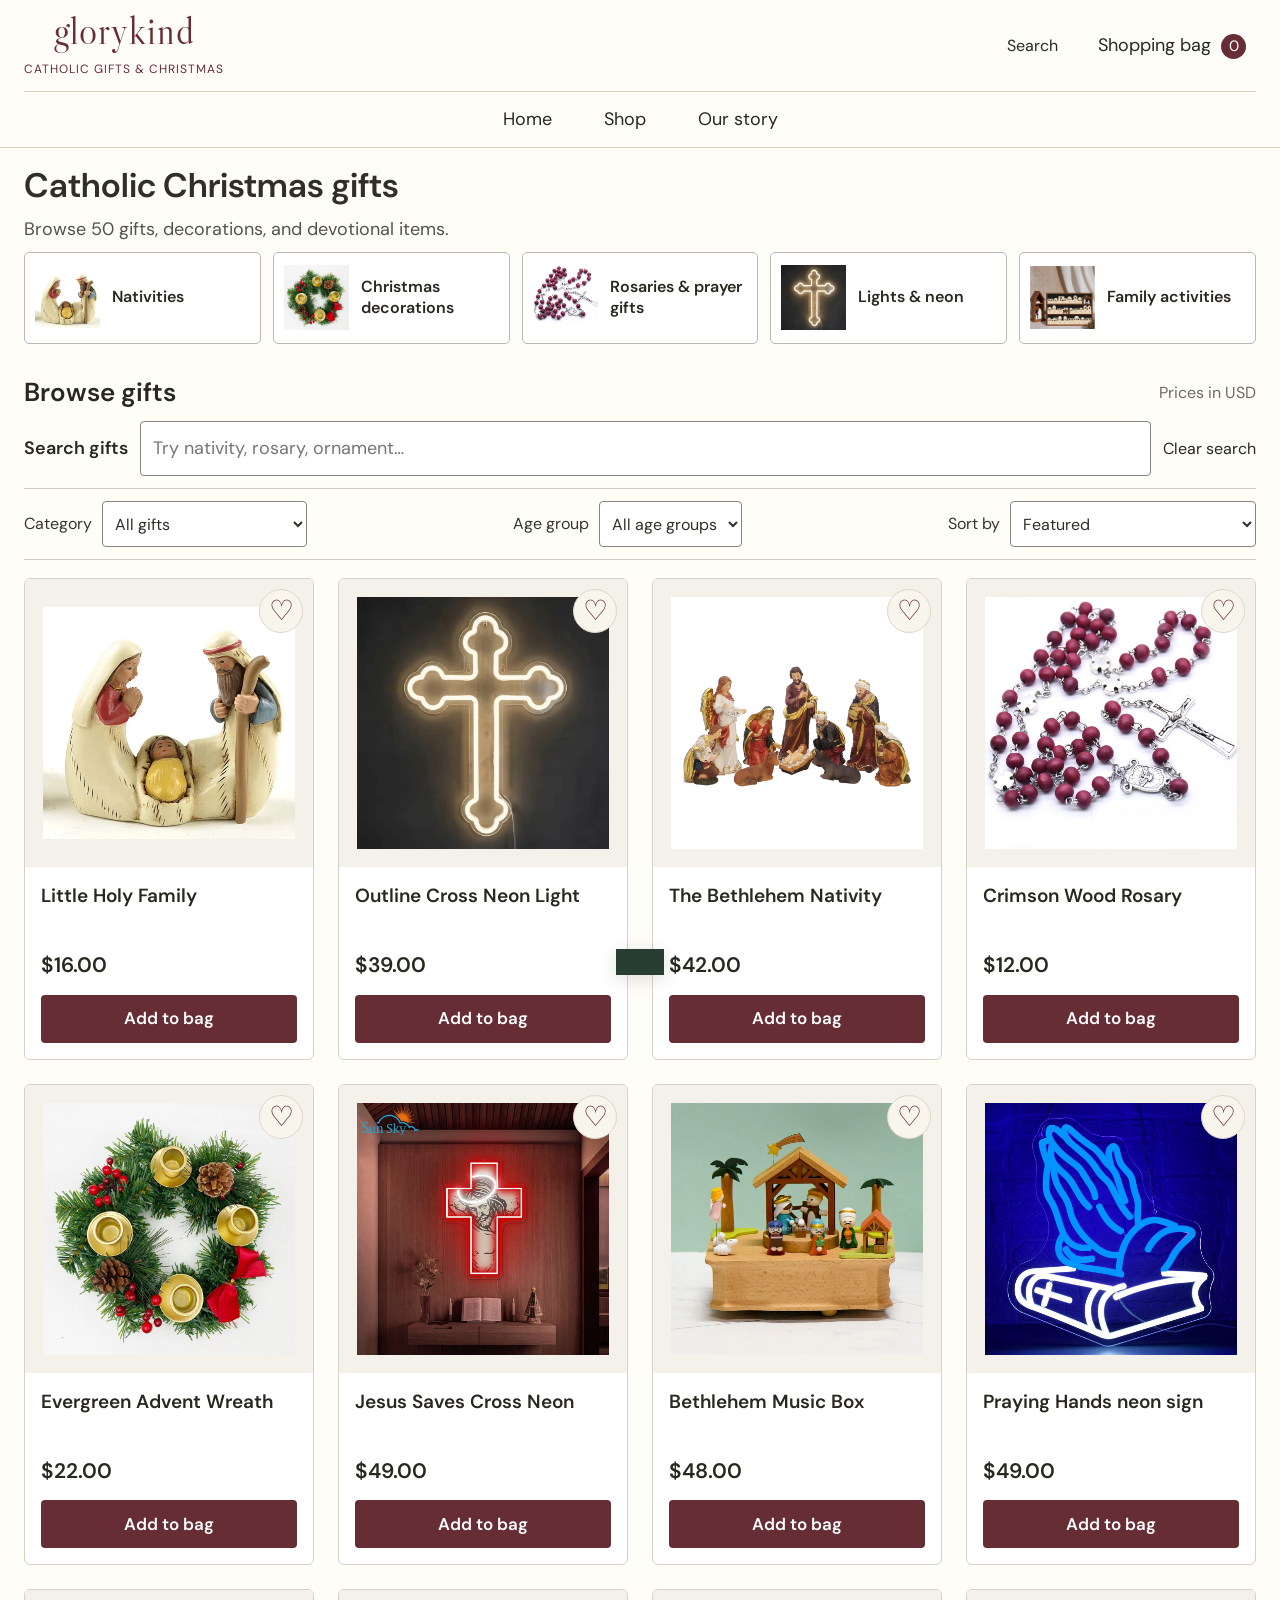
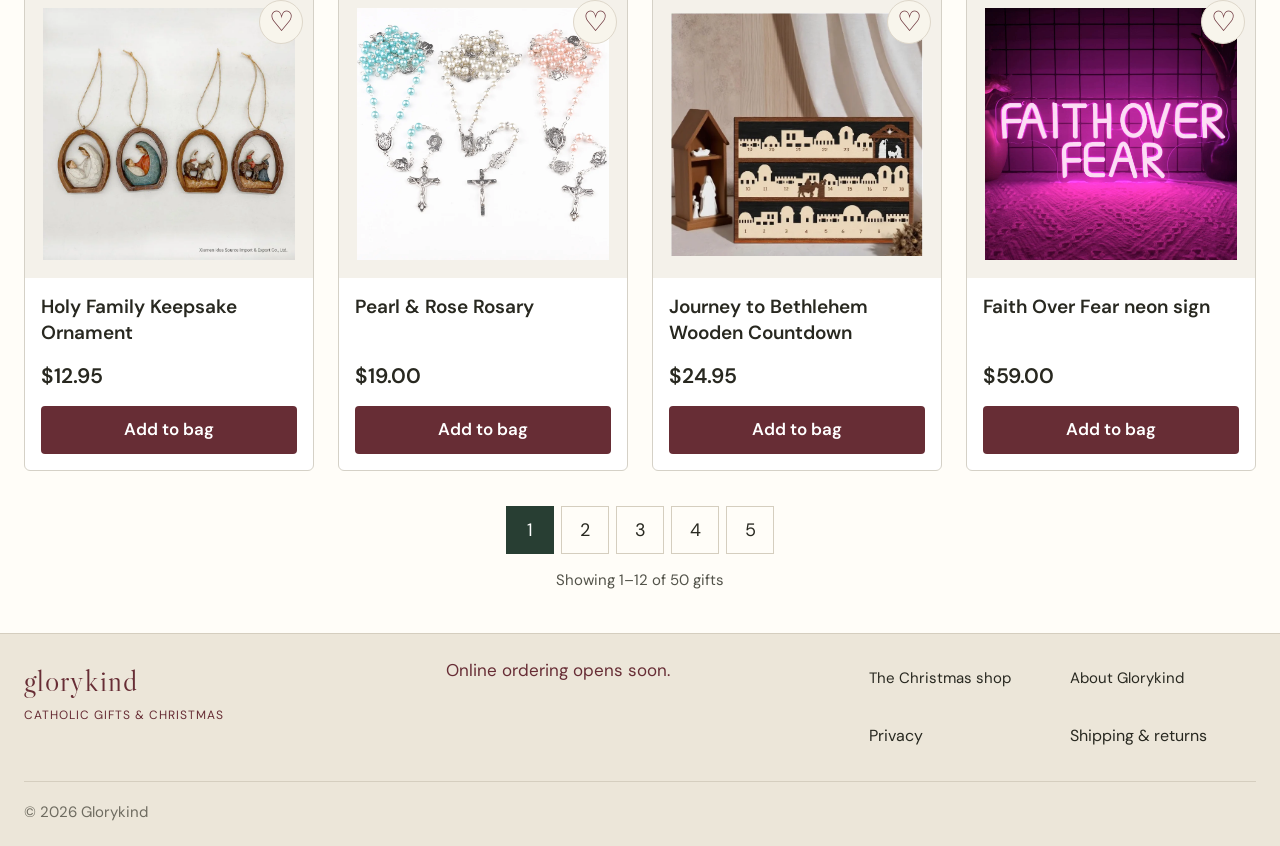
<file: docs/index.html>
<!doctype html>
<html lang="en">
<head>
  <meta charset="utf-8"><meta name="viewport" content="width=device-width, initial-scale=1">
  <meta name="theme-color" content="#672d35"><meta name="description" content="Shop Catholic Christmas gifts at Glorykind: nativity sets, rosaries, ornaments, and neon signs.">
  <title>Glorykind | Catholic Christmas gifts</title>
  <link rel="icon" href="assets/favicon.svg" type="image/svg+xml"><link rel="stylesheet" href="styles.css?v=compact">
  <script defer src="app.js?v=compact"></script>
</head>
<body data-page="home">
<a class="skip" href="#collection">Skip to collection</a>

<header class="header">
  <button class="text-button mobile-menu" id="menuToggle" aria-expanded="false" aria-controls="mainNav">Menu</button>
  <a class="brand" href="index.html" aria-label="Glorykind home"><span class="brand-star">✧</span> glorykind <small>CATHOLIC GIFTS & CHRISTMAS</small></a>
  <div class="header-tools"><button class="text-button" id="searchToggle" aria-label="Search products">Search</button><button class="bag-button" id="bagToggle">Shopping bag <span id="bagCount">0</span></button></div>
</header>
<nav class="main-nav" id="mainNav" aria-label="Main navigation"><a href="index.html">Home</a><a href="shop.html">Shop</a><a href="our-story.html">Our story</a></nav>
<main id="home">
<section class="shop-intro wrap"><h1>Catholic Christmas gifts</h1><p>Browse 50 gifts, decorations, and devotional items.</p></section><section class="category-browse wrap" aria-label="Shop by category"><a href="shop.html?category=Nativities#collection"><img src="assets/mini-holy-family.webp" alt="" width="100" height="85"><span>Nativities</span></a><a href="shop.html?category=Tree%20%26%20home#collection"><img src="assets/advent-wreath.webp" alt="" width="100" height="85"><span>Christmas decorations</span></a><a href="shop.html?category=Prayer%20gifts#collection"><img src="assets/red-wood-rosary.webp" alt="" width="100" height="85"><span>Rosaries & prayer gifts</span></a><a href="shop.html?category=Lights%20%26%20neon#collection"><img src="assets/outline-cross-neon.webp" alt="" width="100" height="85"><span>Lights & neon</span></a><a href="shop.html?category=Family%20gifts#collection"><img src="assets/wood-nativity-countdown.webp" alt="" width="100" height="85"><span>Family activities</span></a></section>

<section class="collection wrap" id="collection" aria-labelledby="collectionTitle">
  <div class="section-heading"><h2 id="collectionTitle">Browse gifts</h2><p>Prices in USD</p></div>
  <div class="search-row" id="searchRow"><label for="search">Search gifts</label><input type="search" id="search" placeholder="Try nativity, rosary, ornament…"><button class="text-button" id="clearSearch">Clear search</button></div>
  <div class="catalog-tools"><label class="category-label">Category <select id="categoryFilter"><option value="All">All gifts</option><option value="Nativities">Nativities</option><option value="Tree &amp; home">Christmas decorations</option><option value="Prayer gifts">Rosaries &amp; prayer gifts</option><option value="Lights &amp; neon">Lights &amp; neon</option><option value="Family gifts">Family activities</option><option value="Saved">Saved gifts</option></select></label><label class="age-label">Age group <select id="ageFilter"><option value="All">All age groups</option><option>Children 6–12</option><option>Teens 13–17</option><option>Adults 18–64</option><option>Seniors 65+</option><option>Family home</option></select></label><label class="sort-label">Sort by <select id="sort"><option value="featured">Featured</option><option value="price-asc">Price: low to high</option><option value="price-desc">Price: high to low</option><option value="age-asc">Recipient age: youngest first</option><option value="age-desc">Recipient age: oldest first</option><option value="name">Name</option></select></label></div>

  <div class="product-grid" id="products" aria-live="polite"><p>Opening the Christmas collection…</p></div><nav class="pagination" id="pagination" aria-label="Collection pages"></nav><p id="productCount" class="fine"></p><div class="empty" id="empty" hidden><h3>No matching gifts.</h3><p>Try another search or browse the full Christmas collection.</p><button class="button primary" id="resetFilters">Show all gifts</button></div>
</section>



</main>
<footer><div class="footer-top wrap"><a class="brand" href="index.html">glorykind<small>CATHOLIC GIFTS & CHRISTMAS</small></a><p>Online ordering opens soon.</p><div><a href="shop.html">The Christmas shop</a><a href="our-story.html">About Glorykind</a><button class="text-button" data-policy="privacy">Privacy</button><button class="text-button" data-policy="shipping">Shipping & returns</button></div></div><div class="footer-bottom wrap"><span>© 2026 Glorykind</span></div></footer>
<dialog id="productDialog" class="product-dialog"><button class="close" data-close="productDialog" aria-label="Close product details">×</button><div id="productDetail"></div></dialog>
<dialog id="bagDialog" class="bag-dialog"><div class="drawer-head"><h2>Your bag <span id="drawerCount"></span></h2><button class="close-inline" data-close="bagDialog" aria-label="Close bag">×</button></div><div id="bagBody"></div></dialog>
<dialog id="checkoutDialog" class="checkout-dialog"><button class="close" data-close="checkoutDialog" aria-label="Close checkout">×</button><div id="checkoutBody"></div></dialog>
<dialog id="policyDialog" class="policy-dialog"><button class="close" data-close="policyDialog" aria-label="Close information">×</button><div id="policyBody"></div></dialog>
<div class="toast" id="toast" role="status"></div>
</body></html>
</file>
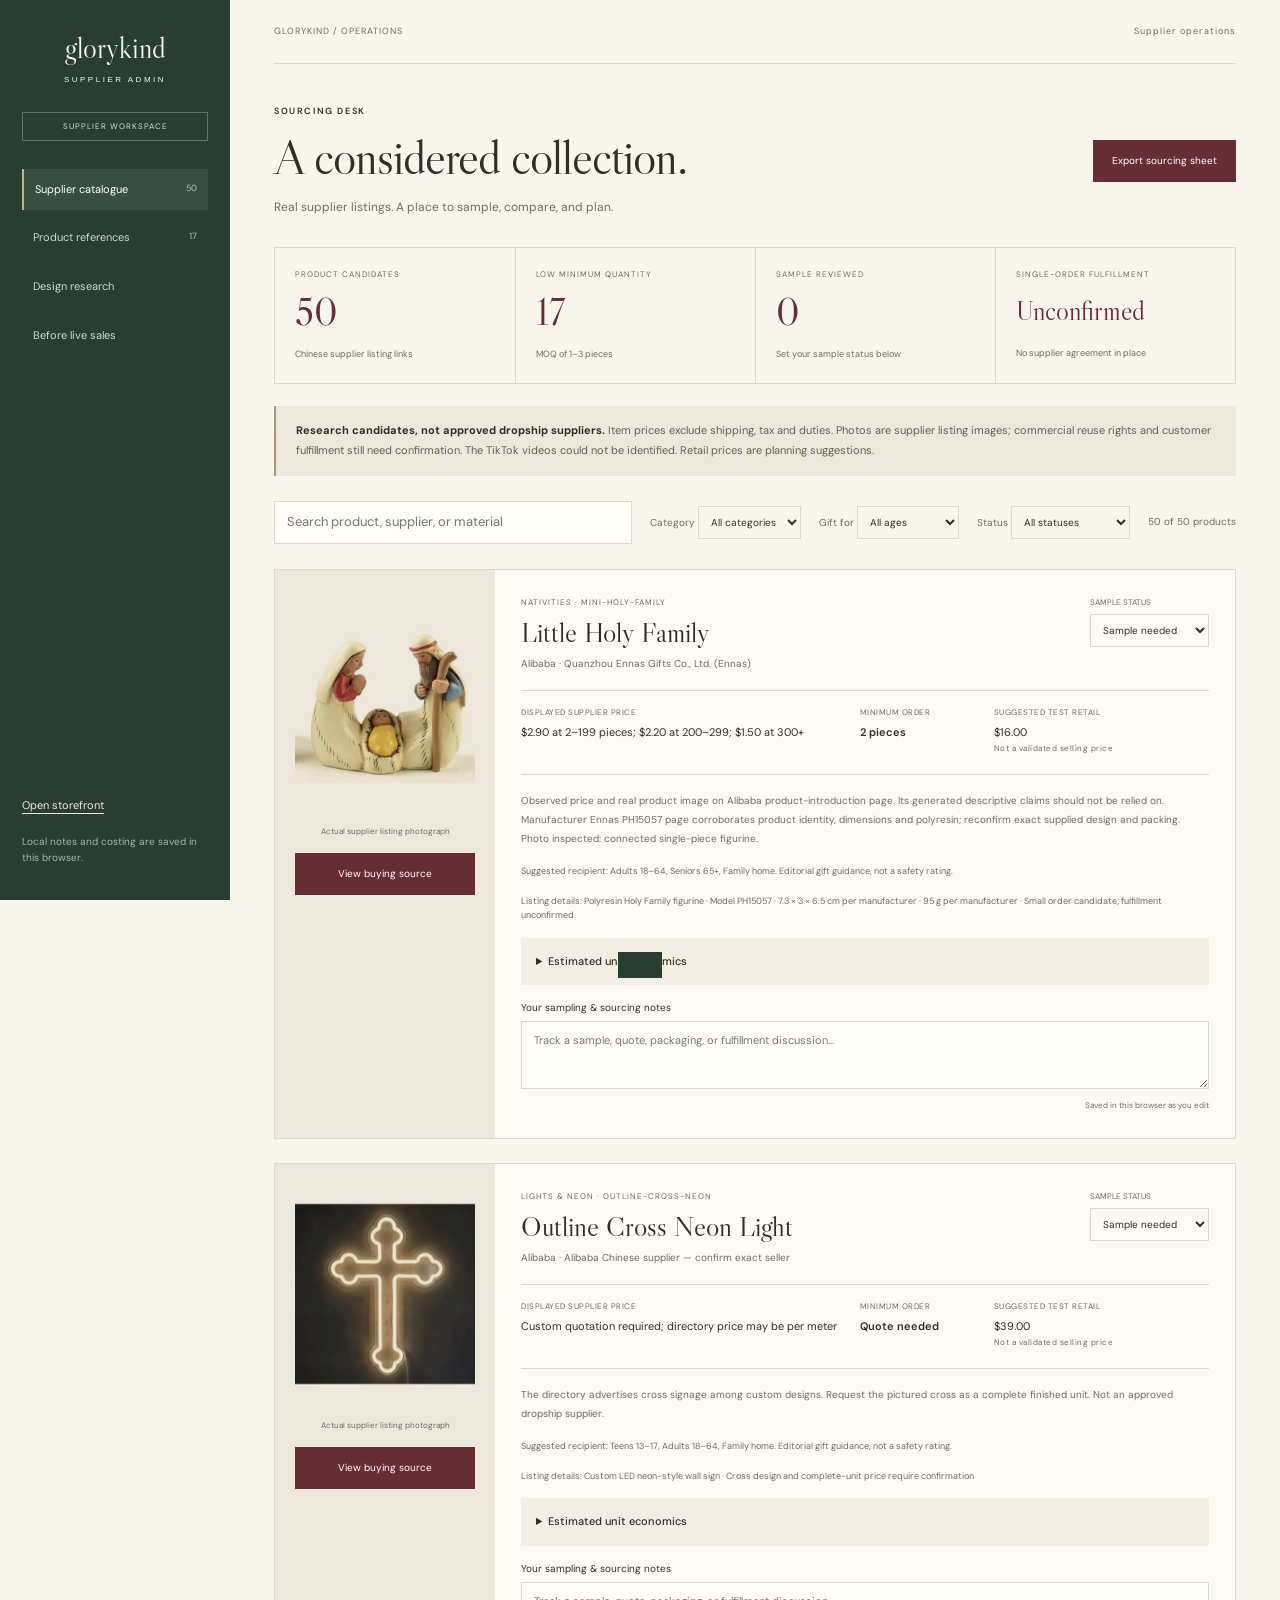
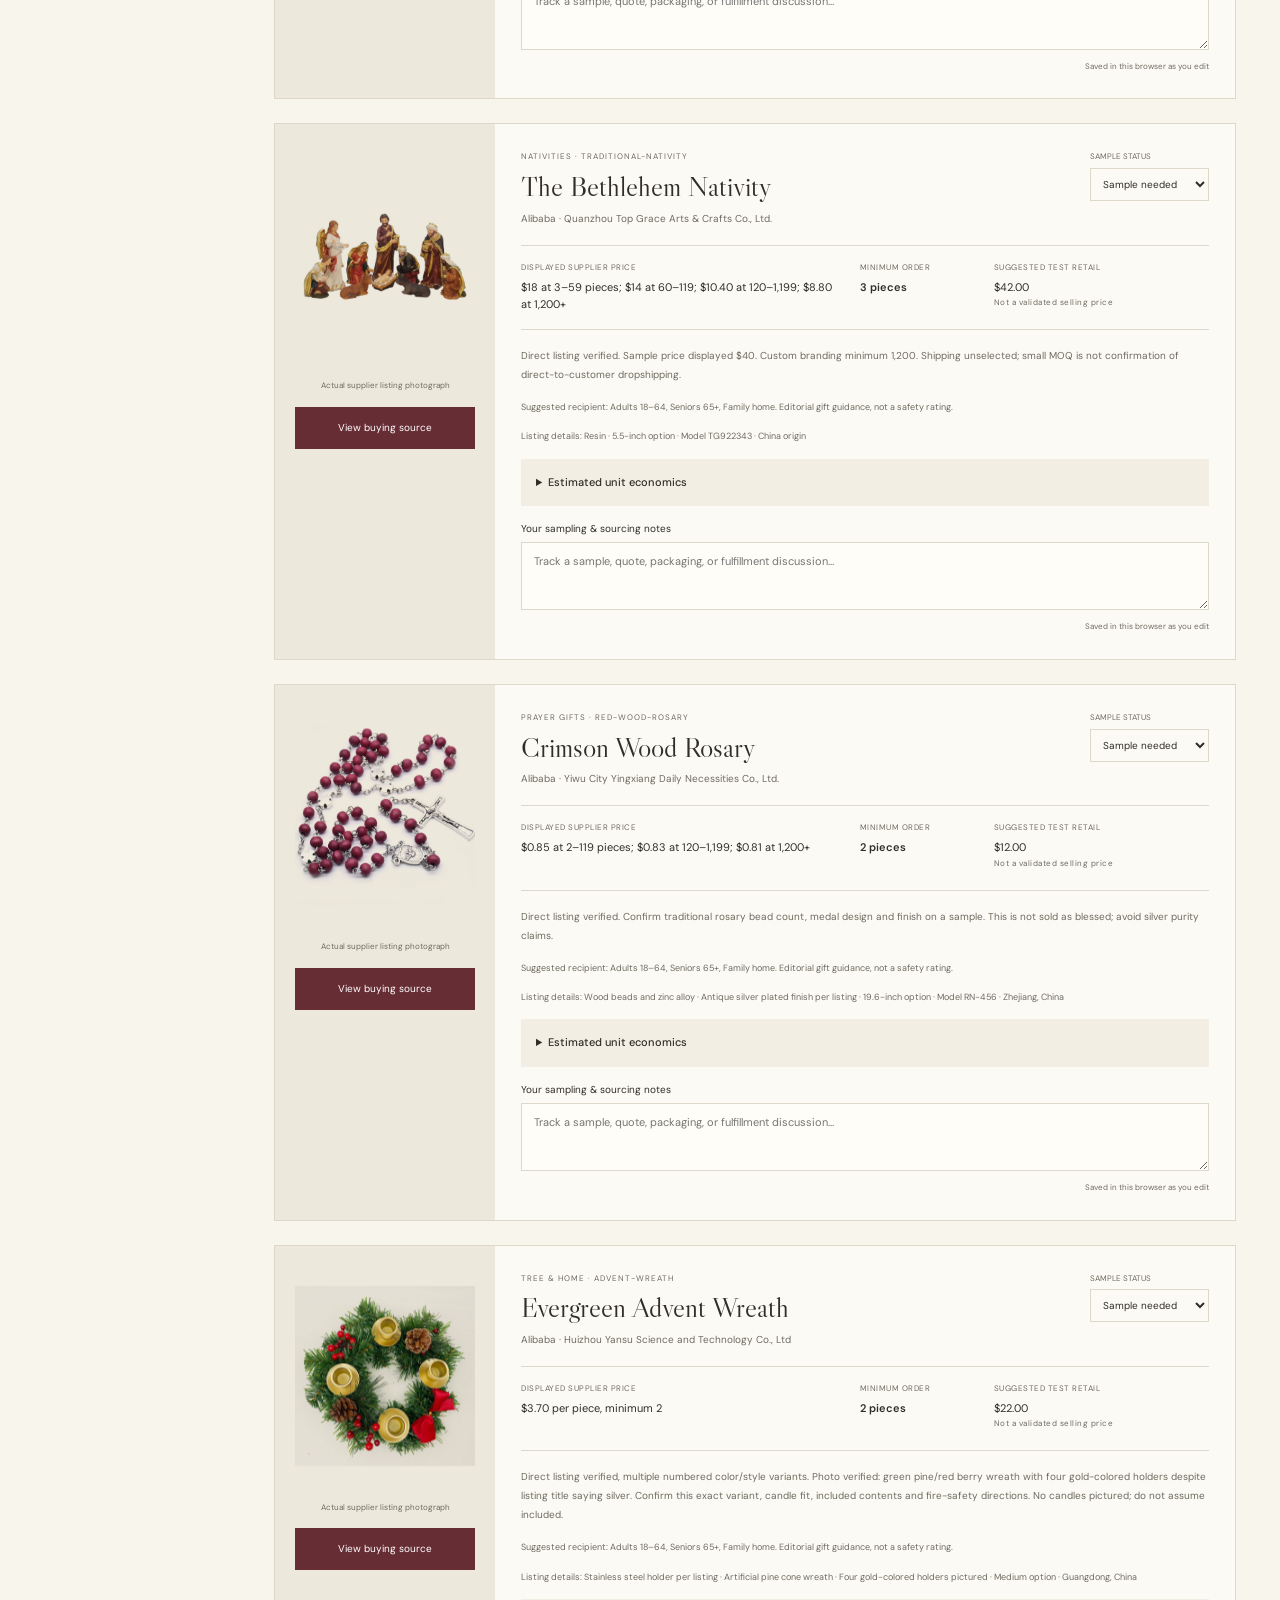
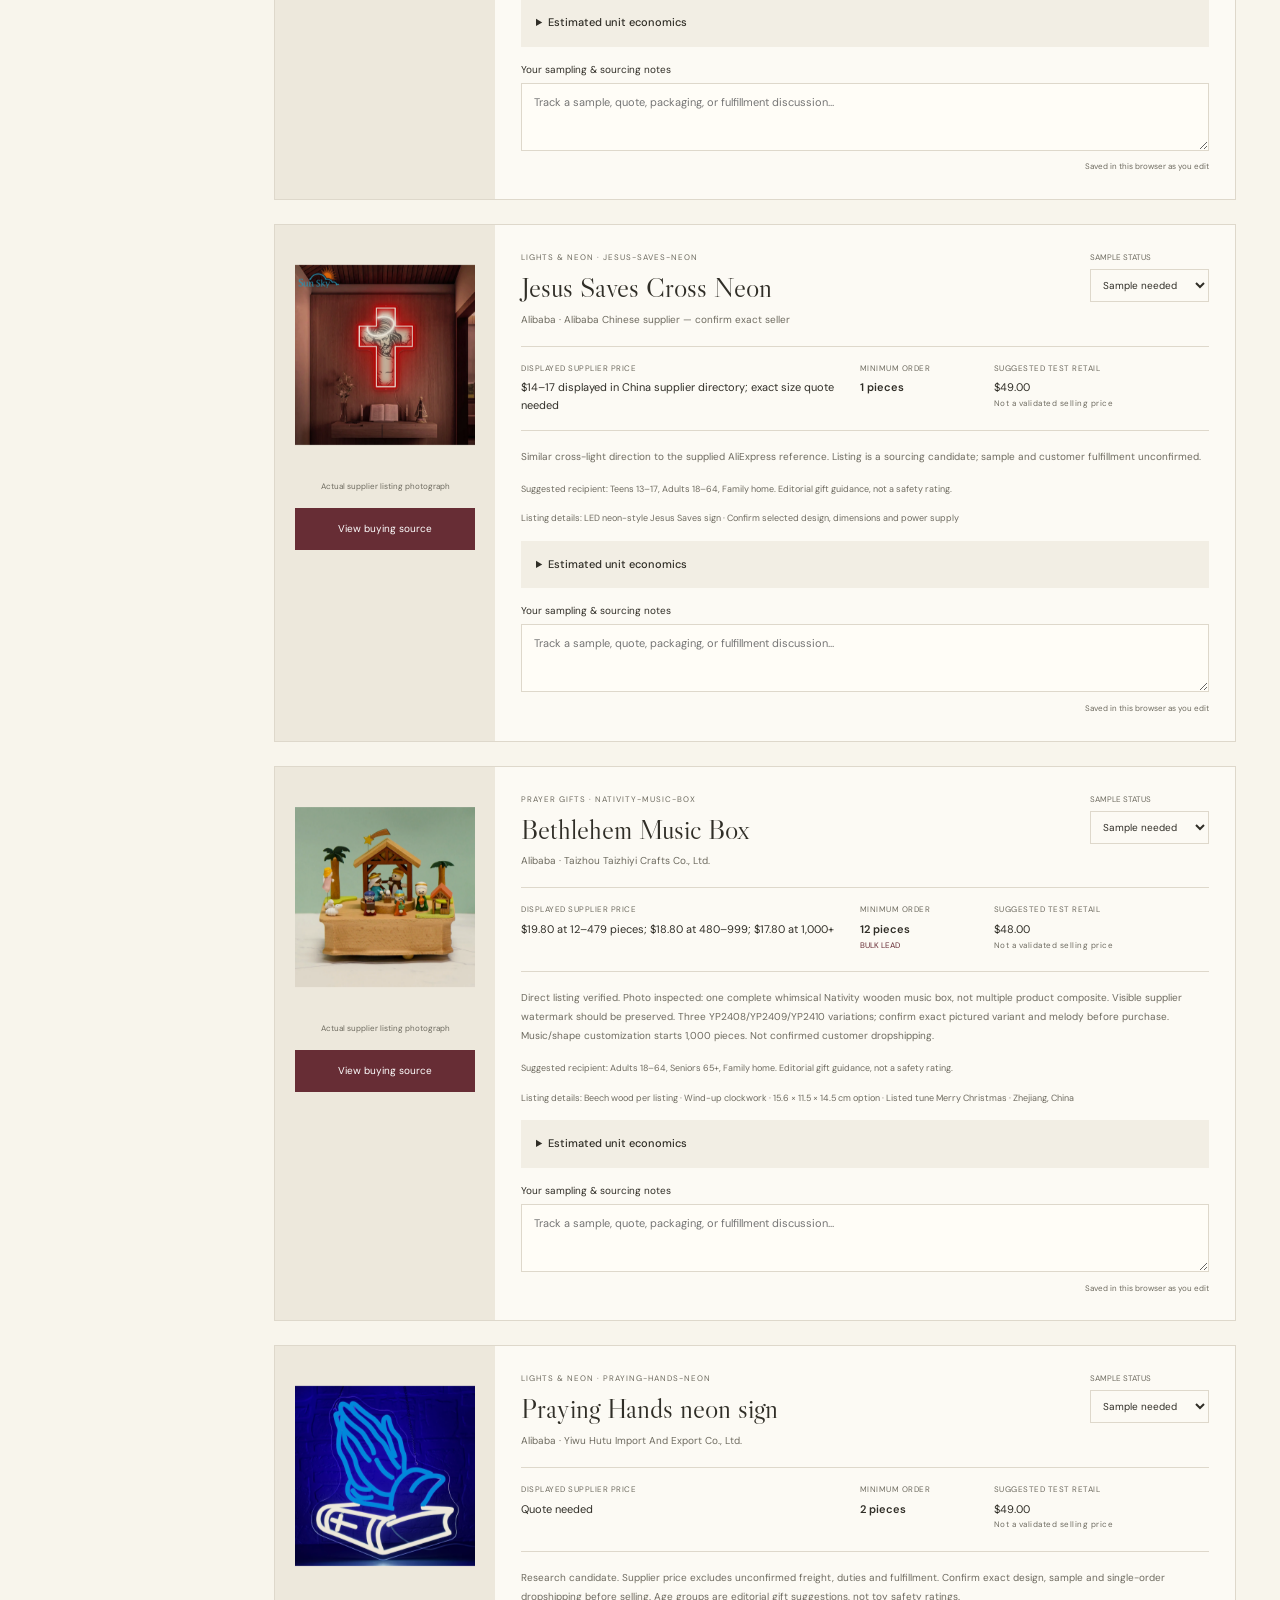
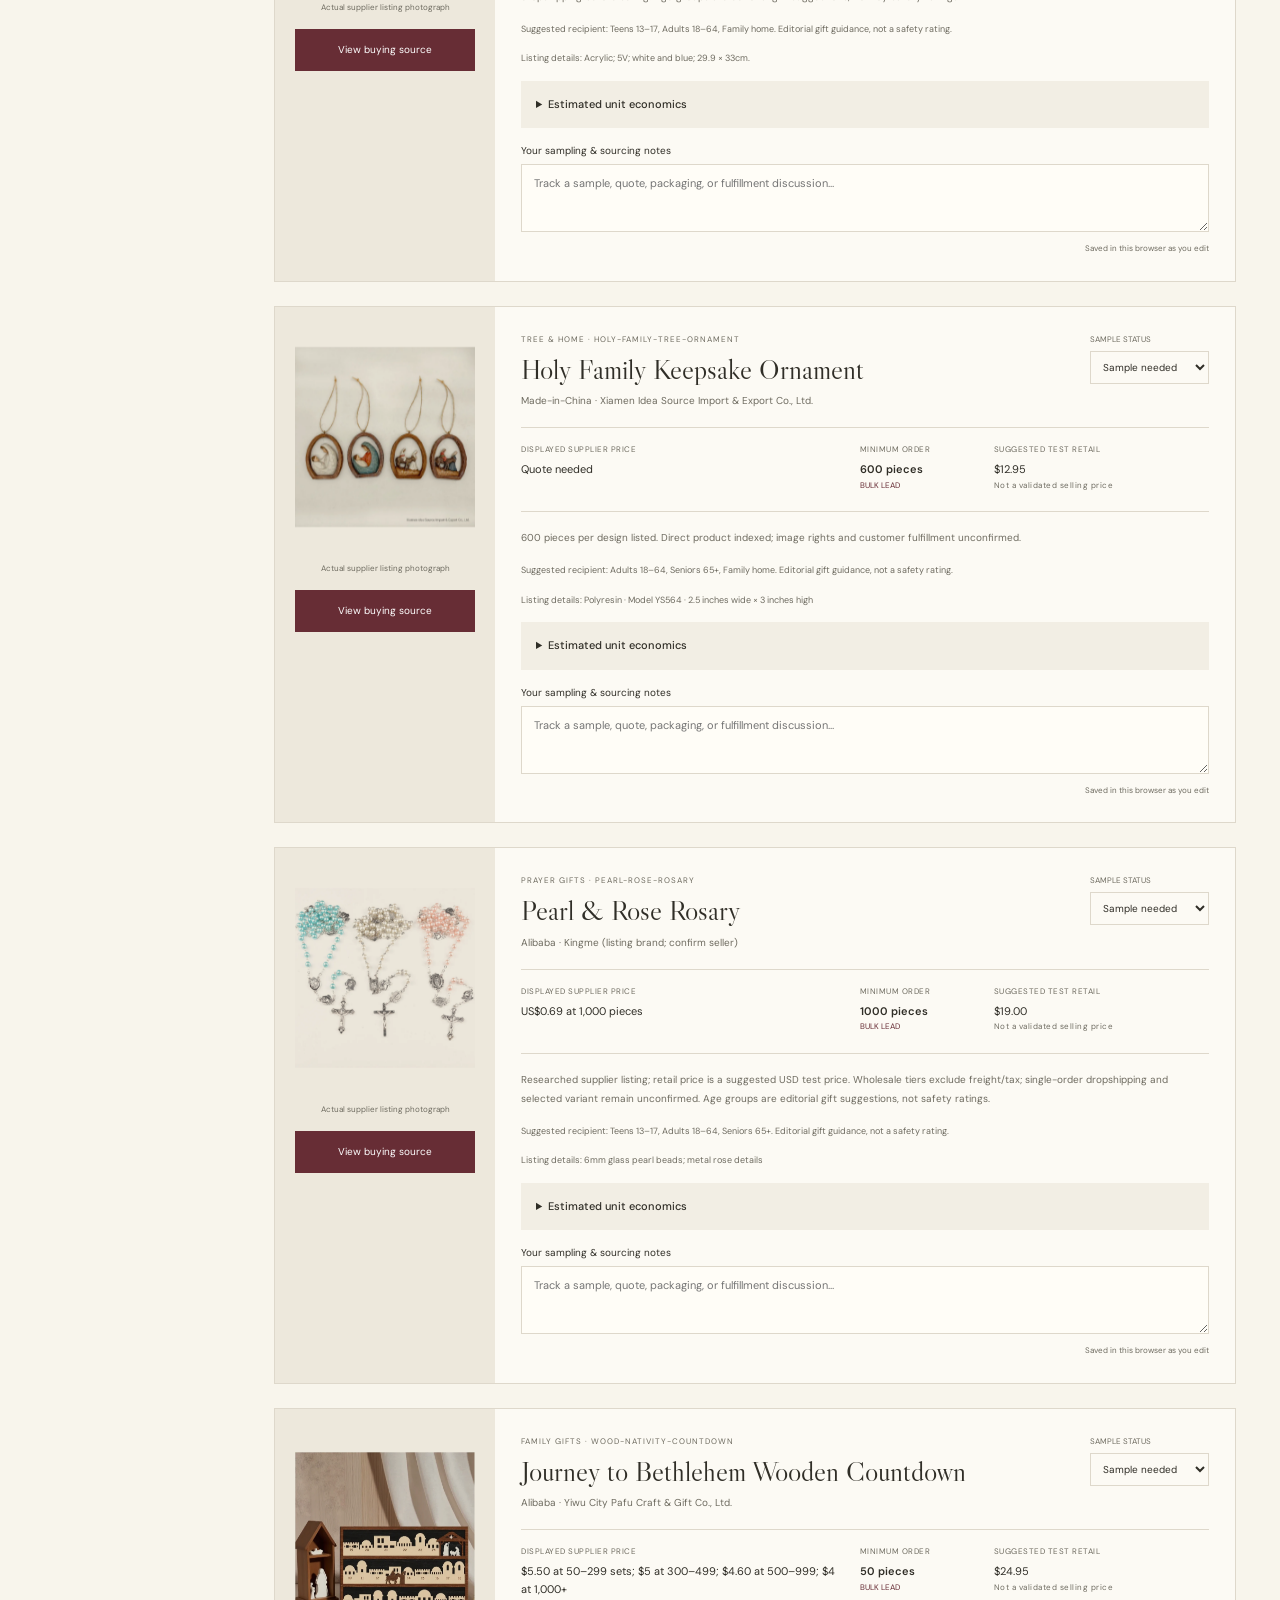
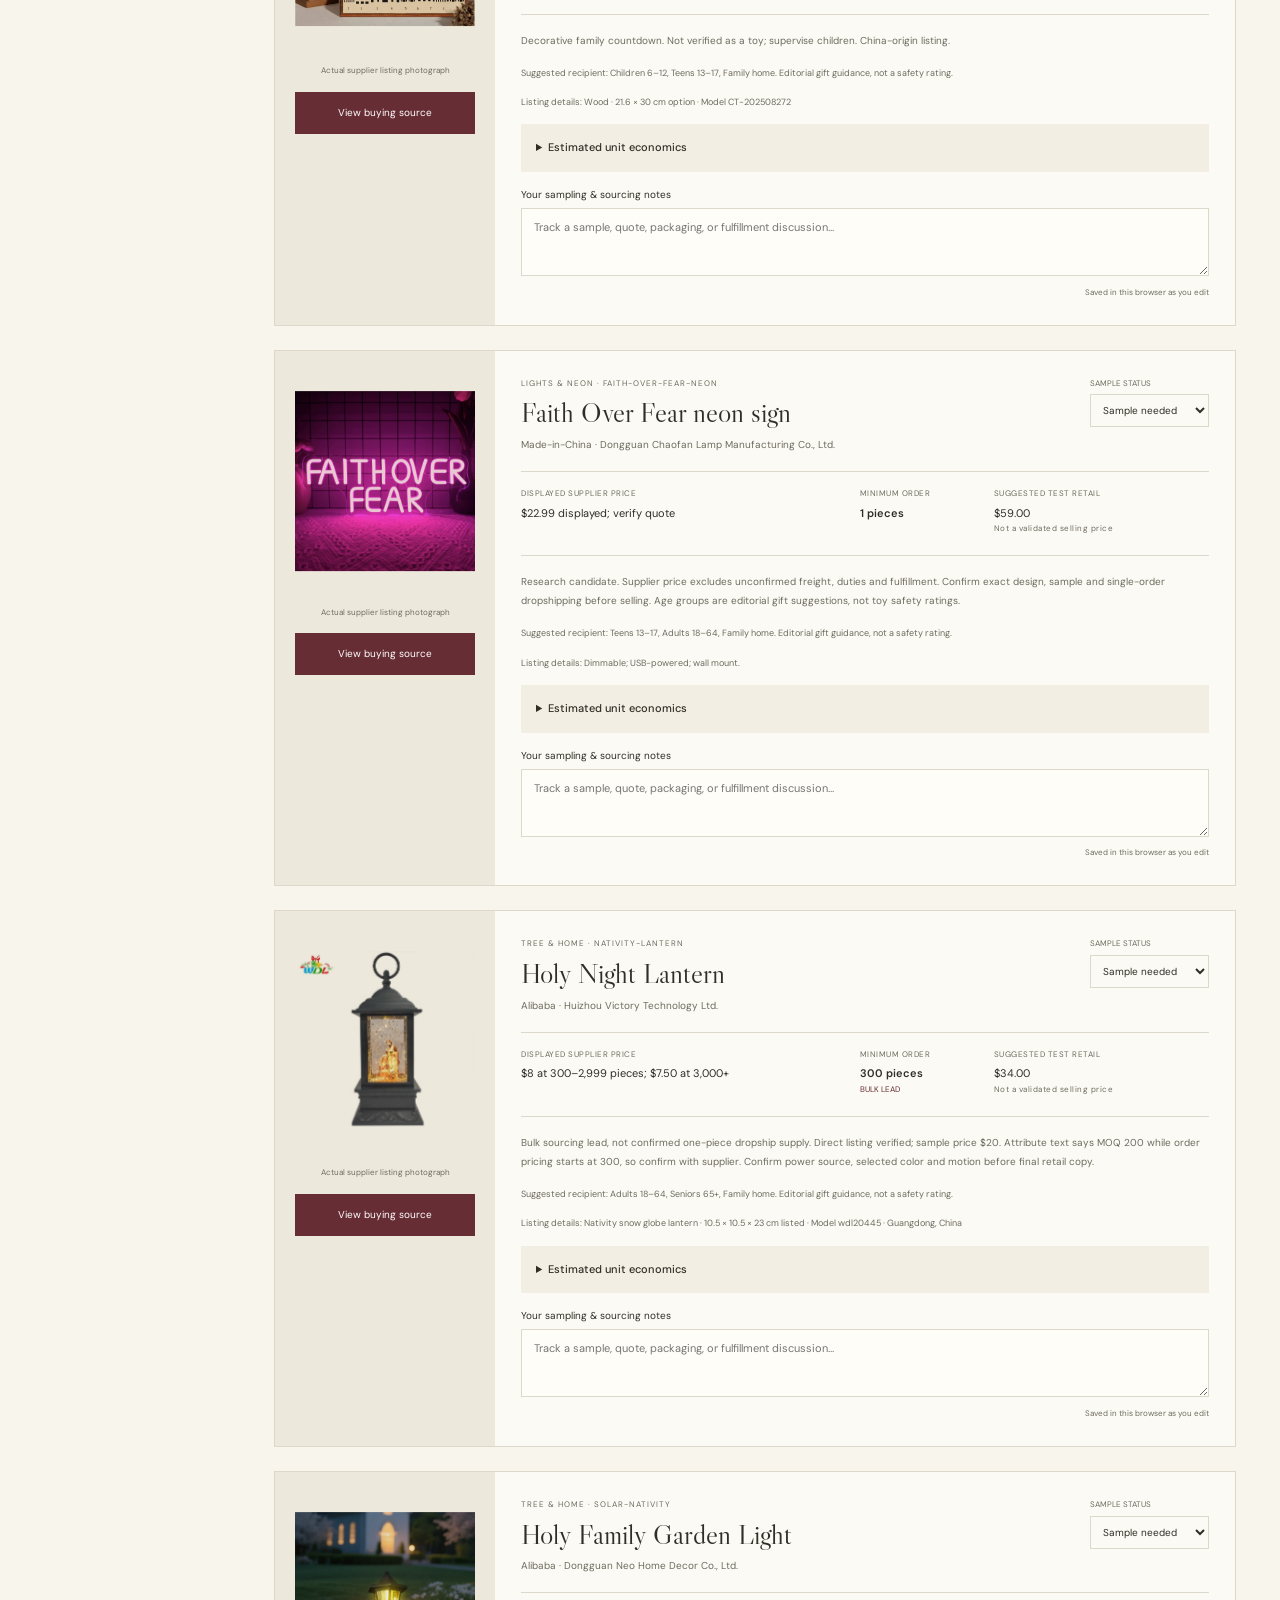
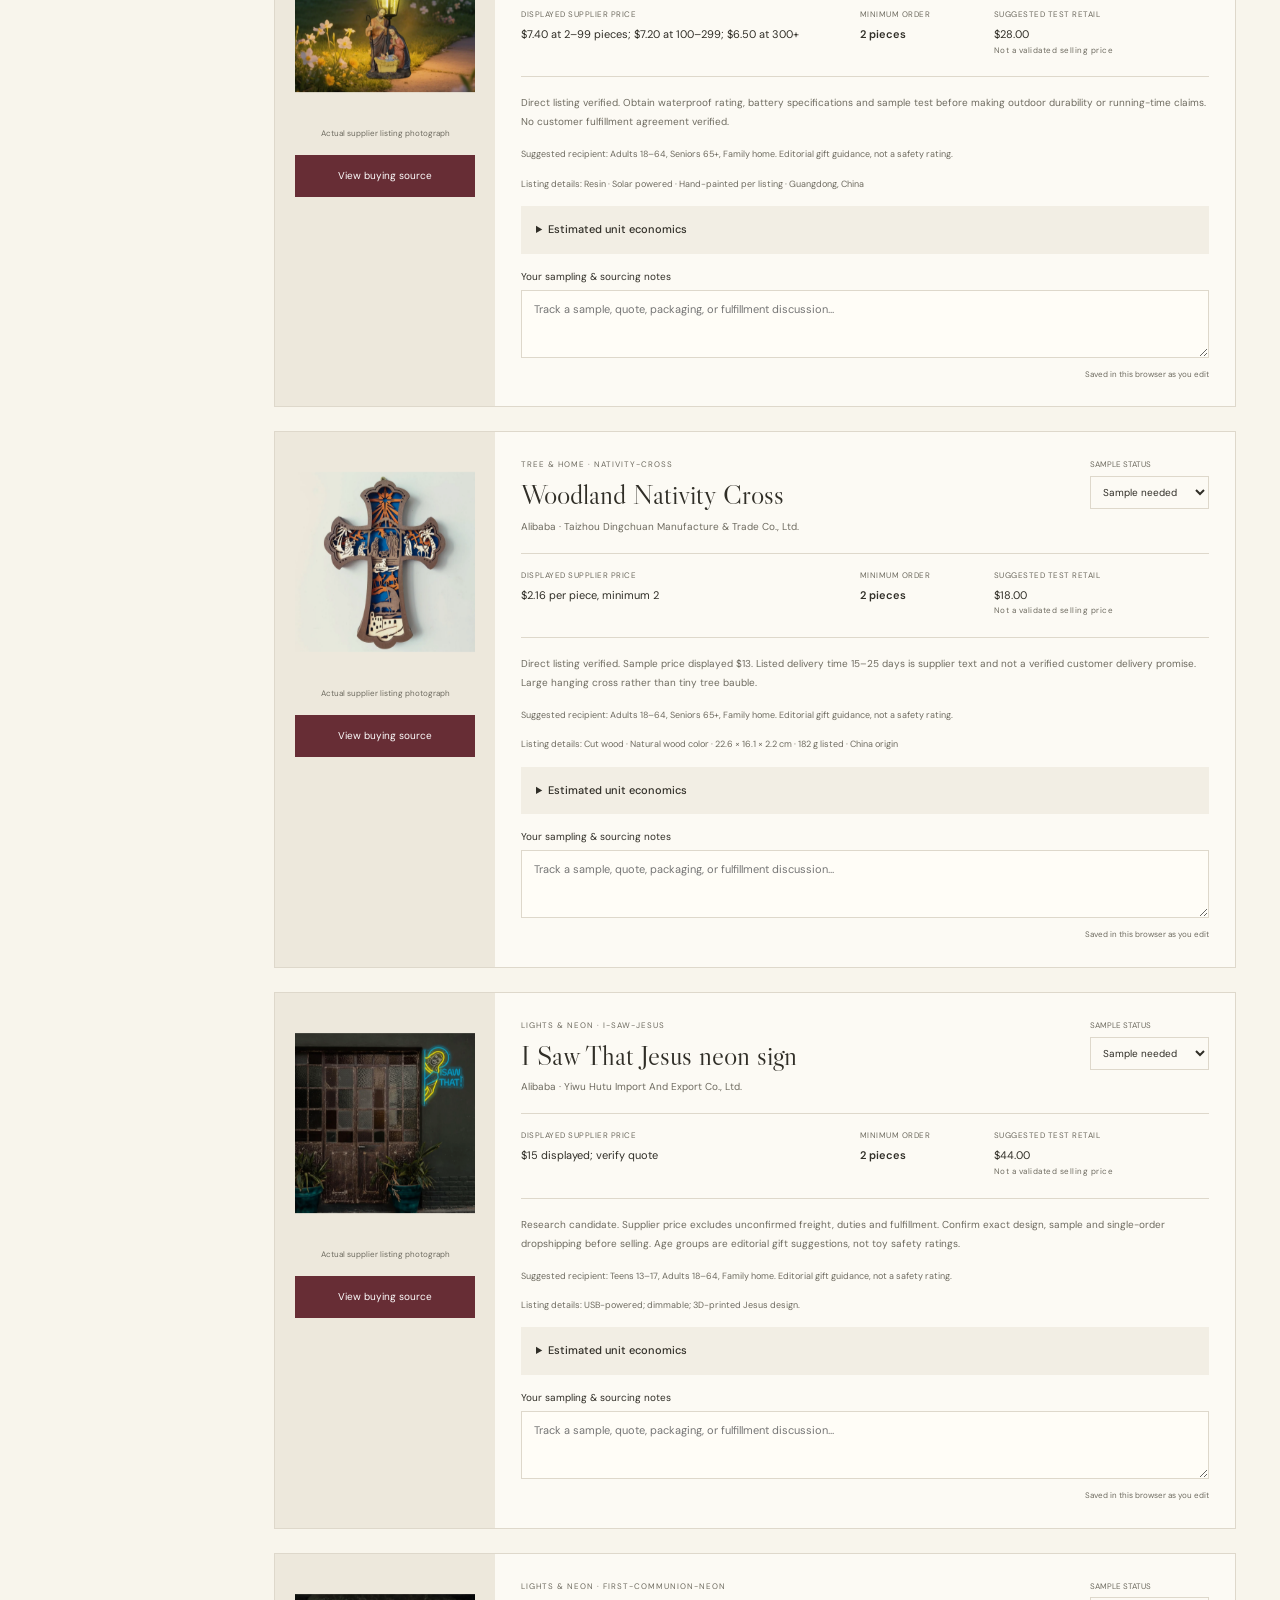
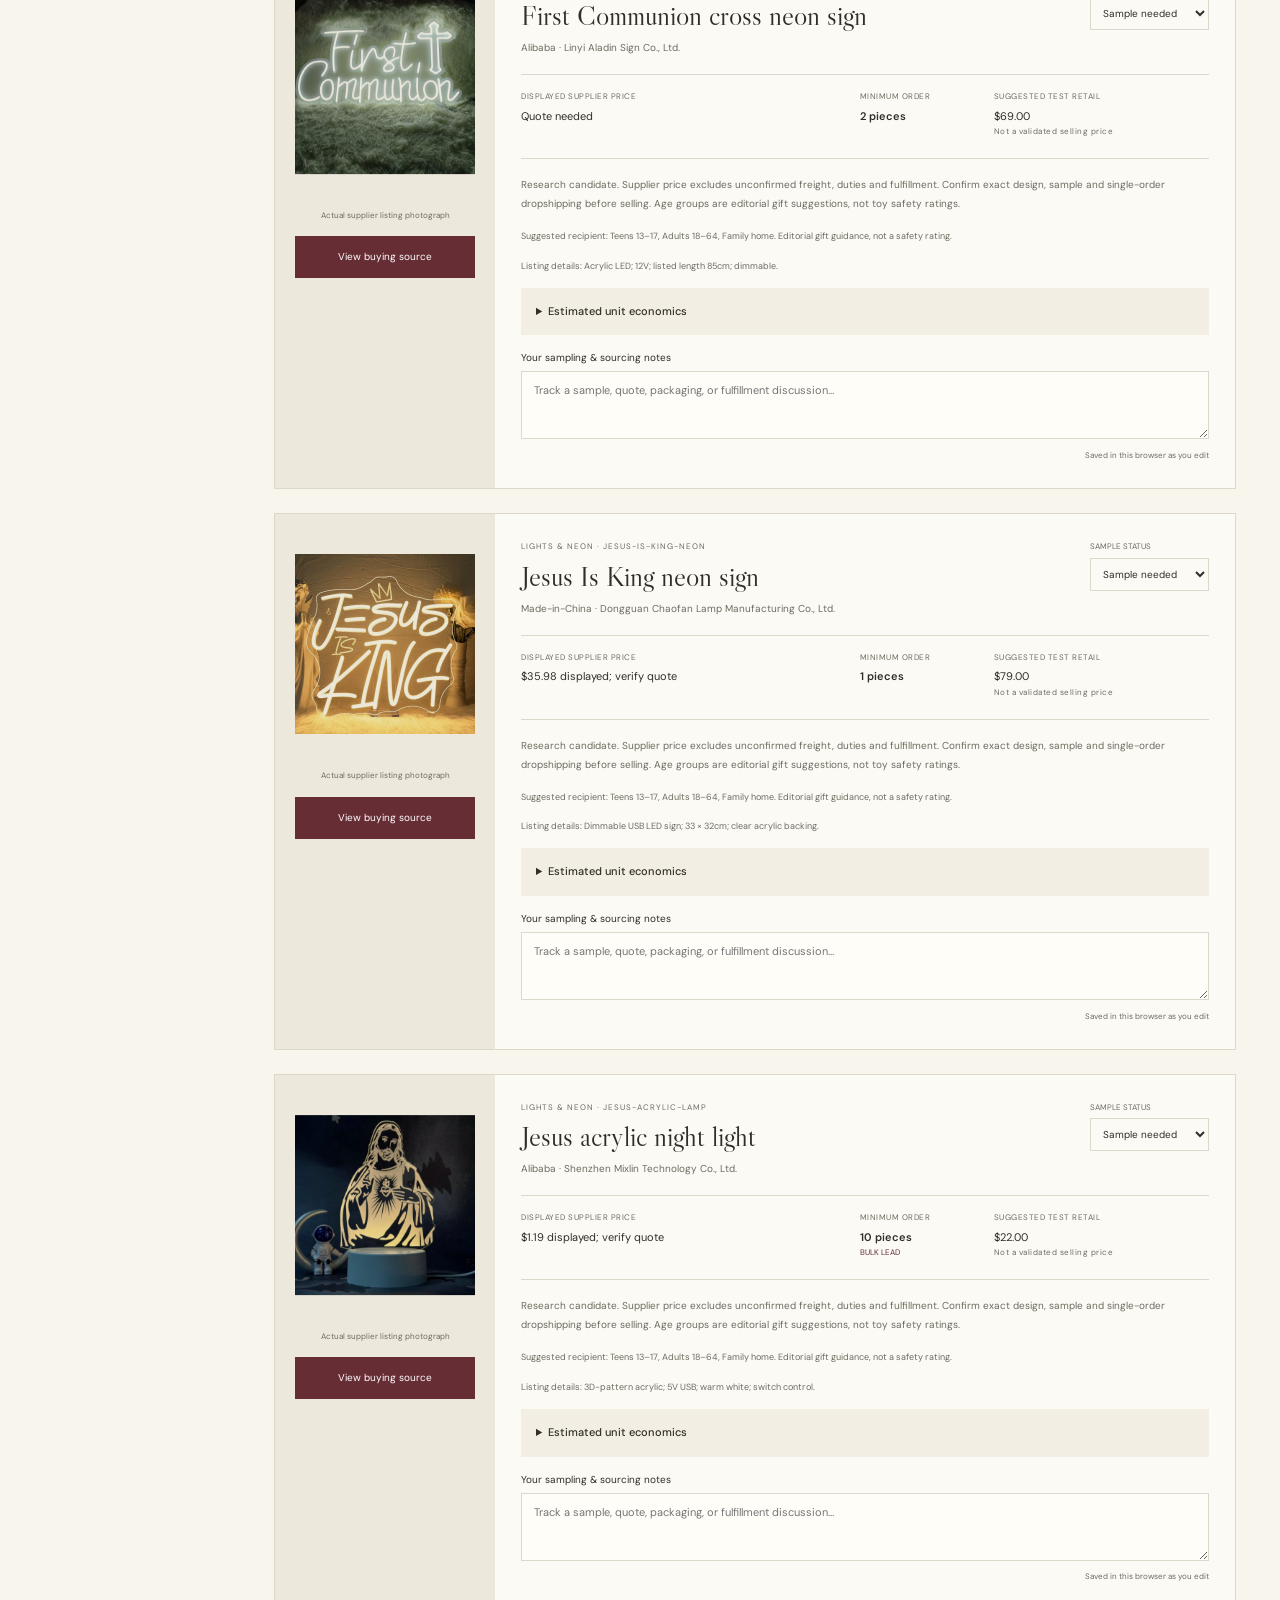
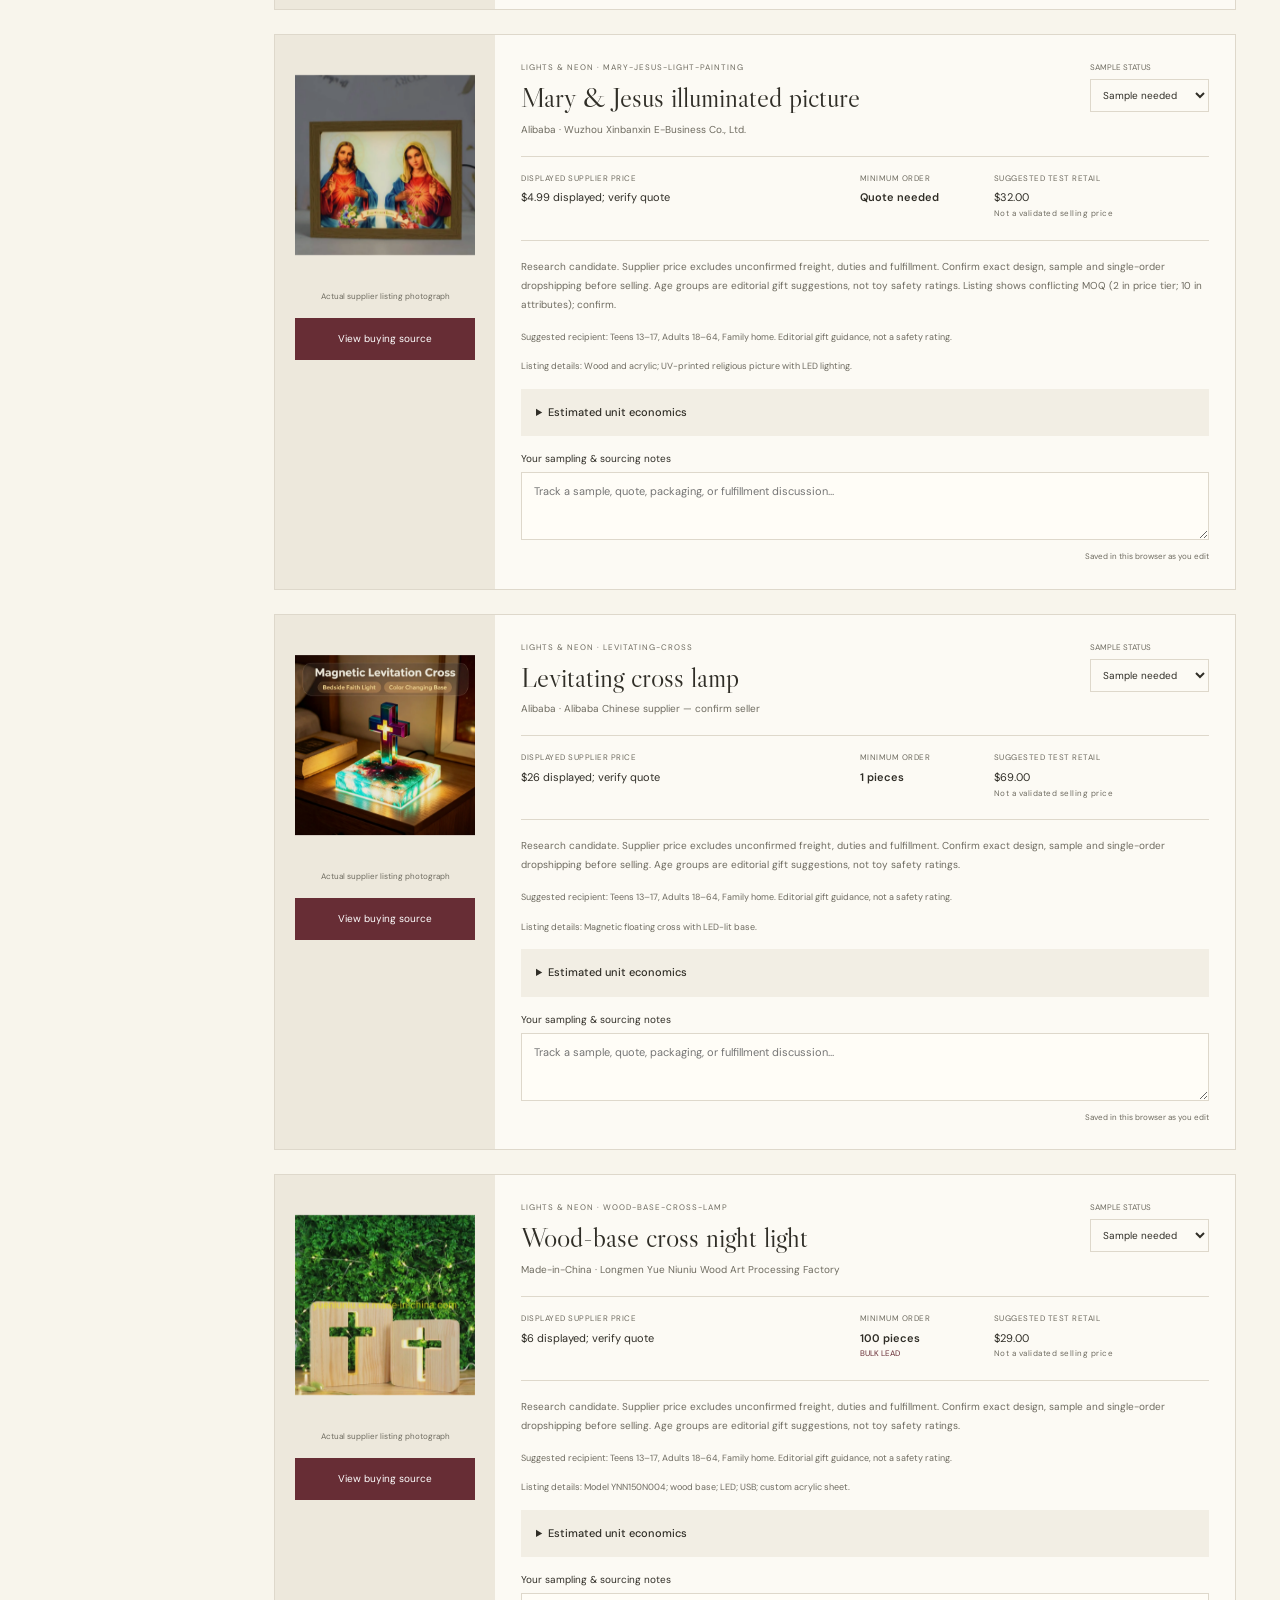
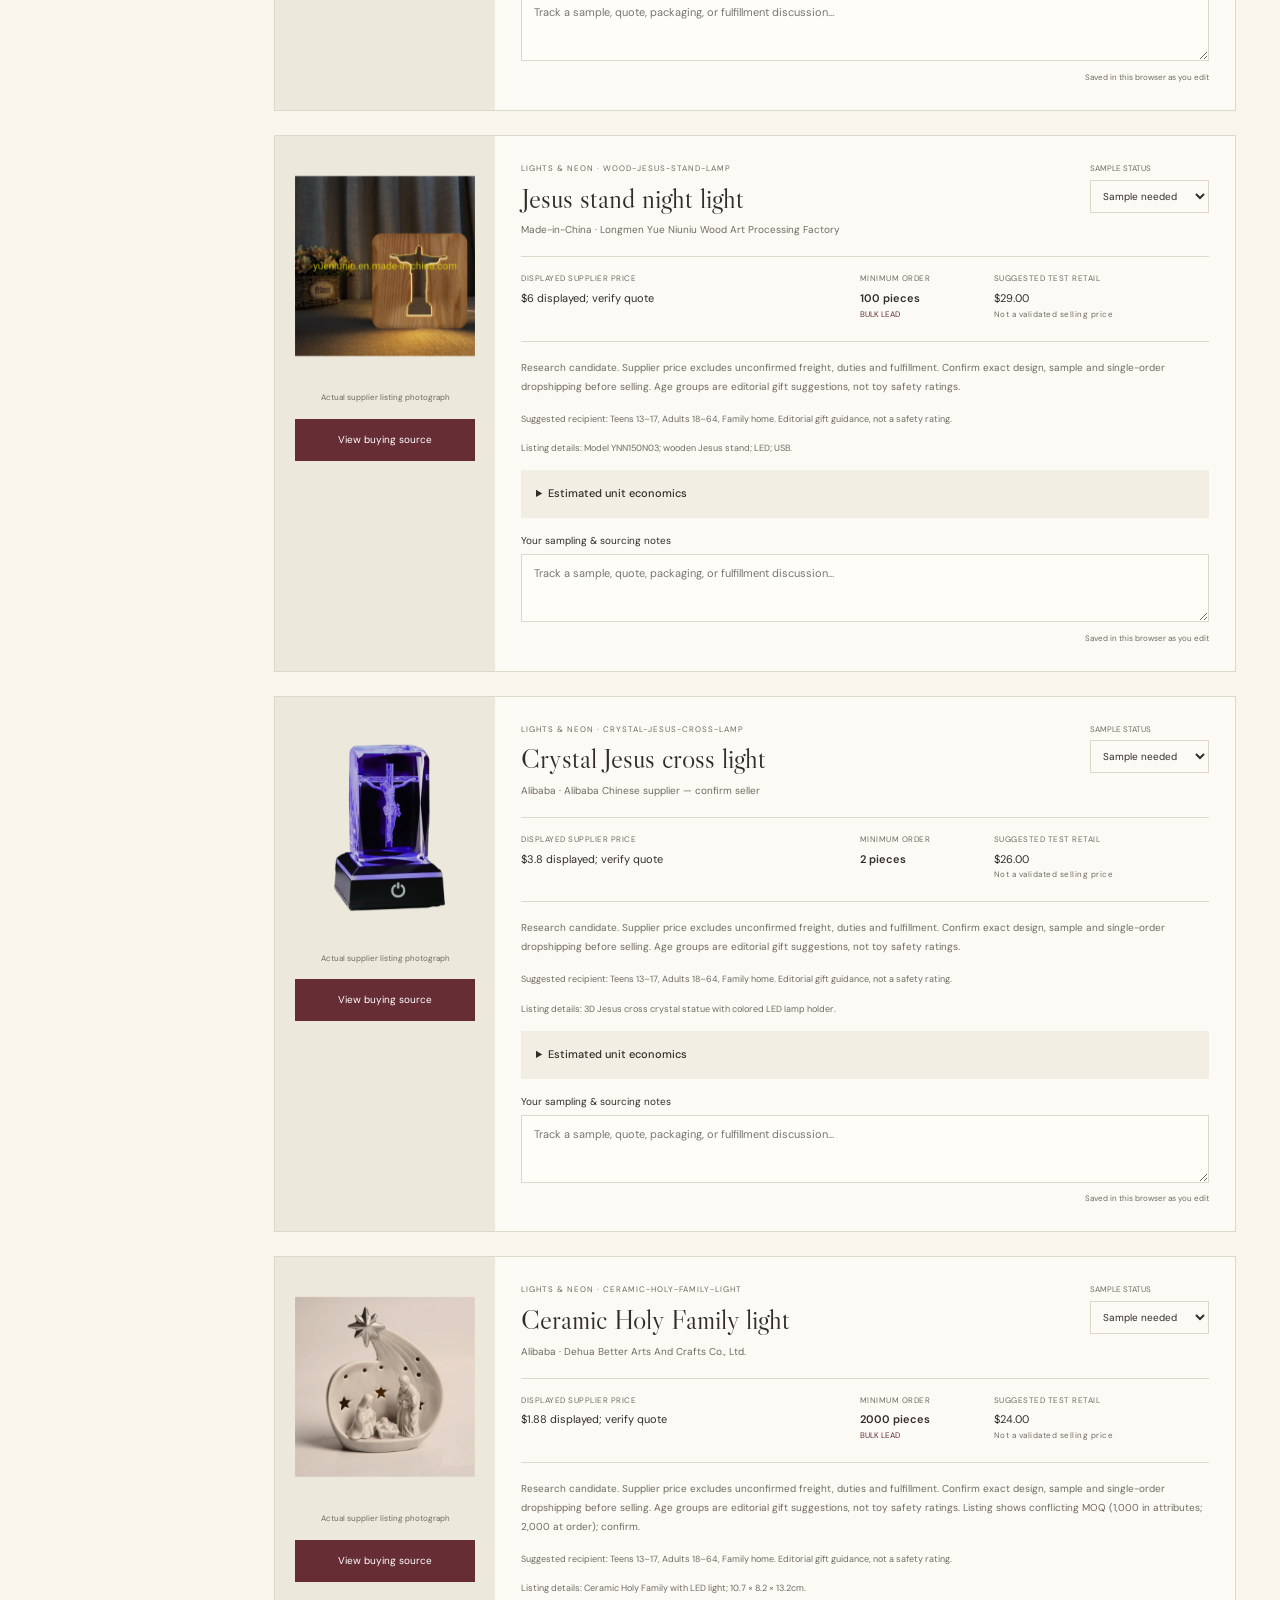
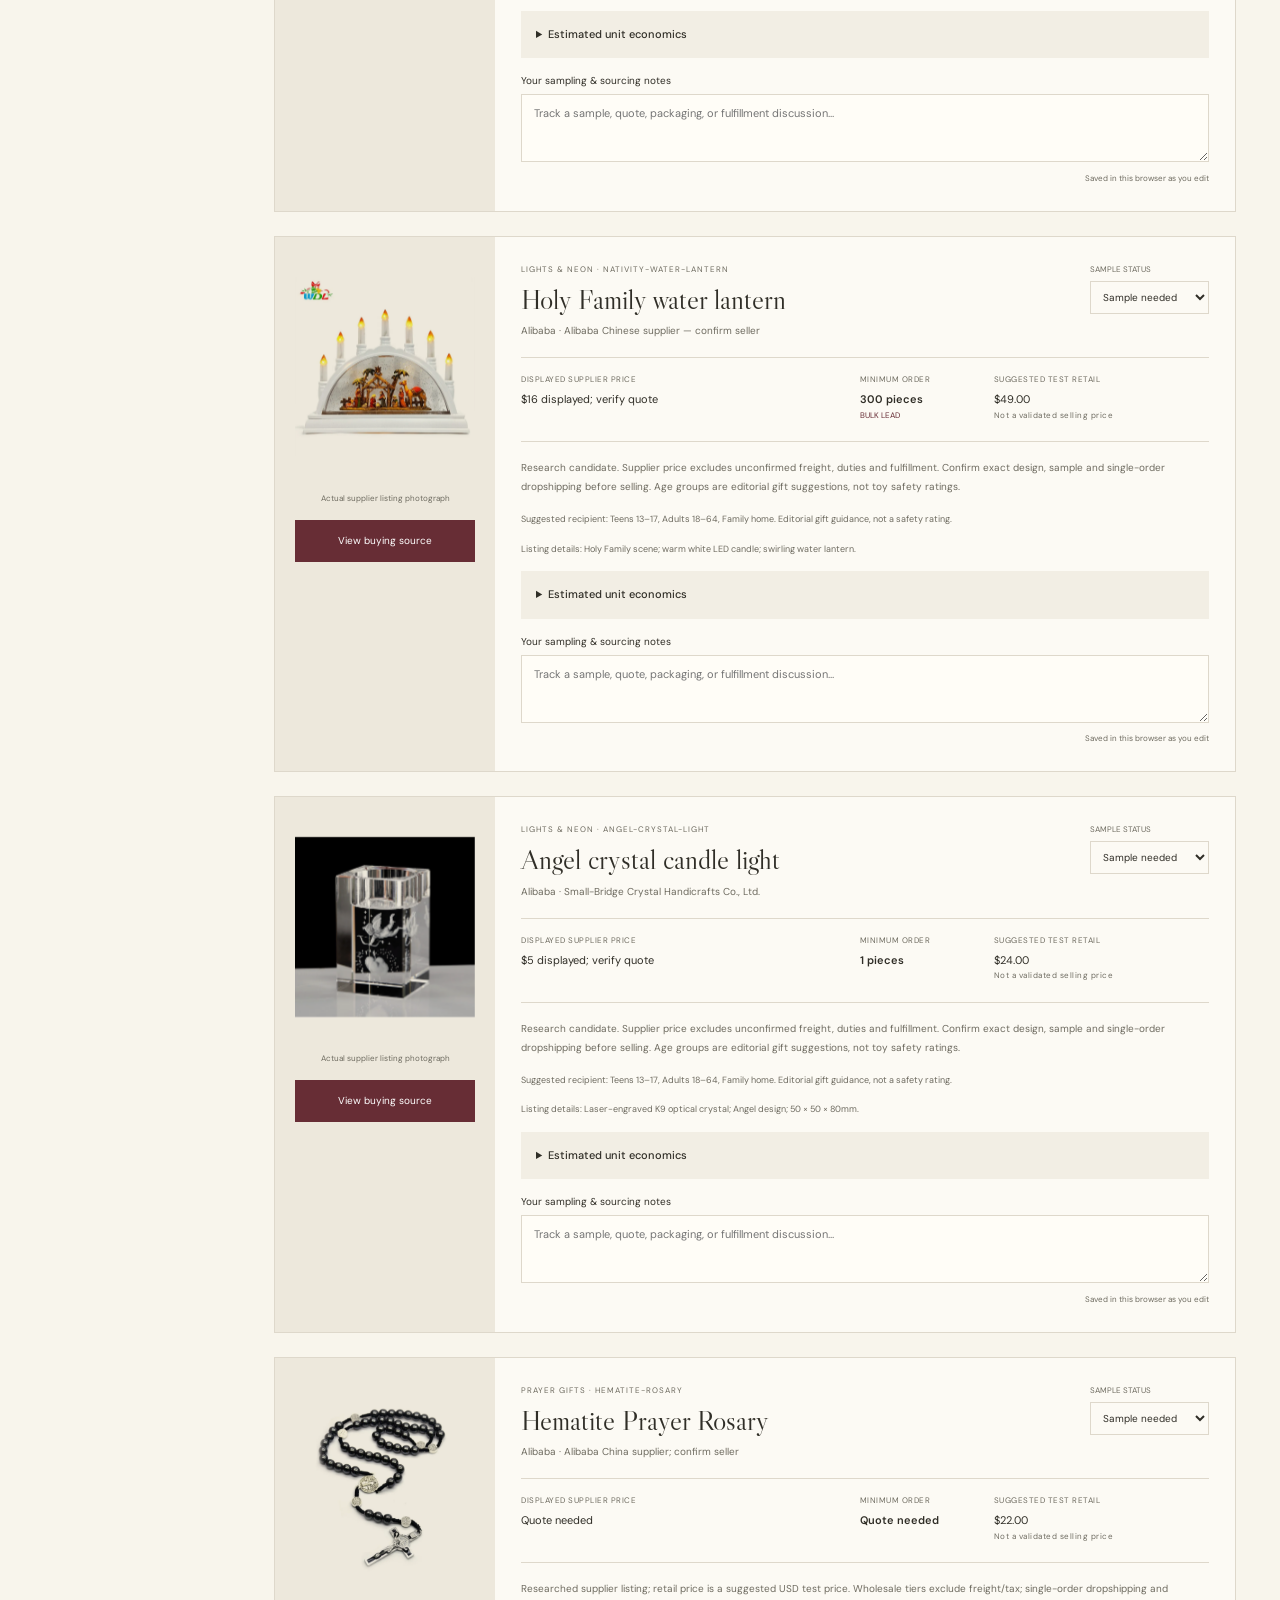
<file: supplier-admin/index.html>
<!doctype html><html lang="en"><head><meta charset="utf-8"><meta name="viewport" content="width=device-width, initial-scale=1"><meta name="robots" content="noindex,nofollow"><meta name="theme-color" content="#283e33"><title>Supplier Admin | Glorykind</title><link rel="stylesheet" href="admin.css"><script defer src="admin.js"></script></head><body>
<aside class="sidebar"><a class="admin-brand" href="#catalog">glorykind<small>SUPPLIER ADMIN</small></a><div class="test-badge">SUPPLIER WORKSPACE</div><nav aria-label="Admin navigation"><button class="nav-item active" data-view="catalog">Supplier catalogue <span>50</span></button><button class="nav-item" data-view="references">Product references <span>17</span></button><button class="nav-item" data-view="research">Design research</button><button class="nav-item" data-view="launch">Before live sales</button></nav><div class="sidebar-bottom"><a href="../" target="_blank" rel="noopener">Open storefront</a><p>Local notes and costing are saved in this browser.</p></div></aside>
<main><header class="topbar"><span>GLORYKIND / OPERATIONS</span><span>Supplier operations</span></header>
<section id="catalogView" class="view"><div class="page-heading"><div><span class="eyebrow">SOURCING DESK</span><h1>A considered collection.</h1><p>Real supplier listings. A place to sample, compare, and plan.</p></div><button class="button" id="exportCsv">Export sourcing sheet</button></div>
<div class="stats"><div><span>PRODUCT CANDIDATES</span><strong id="statProducts">50</strong><small>Chinese supplier listing links</small></div><div><span>LOW MINIMUM QUANTITY</span><strong id="statLowMoq">6</strong><small>MOQ of 1–3 pieces</small></div><div><span>SAMPLE REVIEWED</span><strong id="statSampled">0</strong><small>Set your sample status below</small></div><div><span>SINGLE-ORDER FULFILLMENT</span><strong>Unconfirmed</strong><small>No supplier agreement in place</small></div></div>
<div class="source-note"><strong>Research candidates, not approved dropship suppliers.</strong> Item prices exclude shipping, tax and duties. Photos are supplier listing images; commercial reuse rights and customer fulfillment still need confirmation. The TikTok videos could not be identified. Retail prices are planning suggestions.</div>
<div class="toolbar"><input id="supplierSearch" type="search" aria-label="Search supplier catalog" placeholder="Search product, supplier, or material"><label>Category <select id="category"><option value="All">All categories</option><option>Nativities</option><option>Tree & home</option><option>Prayer gifts</option><option>Lights & neon</option><option>Family gifts</option></select></label><label>Gift for <select id="adminAge"><option value="All">All ages</option><option>Children 6–12</option><option>Teens 13–17</option><option>Adults 18–64</option><option>Seniors 65+</option><option>Family home</option></select></label><label>Status <select id="statusFilter"><option value="All">All statuses</option><option>Sample needed</option><option>Sample ordered</option><option>Sample reviewed</option><option>Hold</option></select></label><span id="resultCount"></span></div>
<div id="supplierCards" class="supplier-cards"><p>Loading suppliers…</p></div></section>
<section id="referencesView" class="view" hidden><div class="page-heading"><div><span class="eyebrow">YOUR ORIGINAL INSPIRATION</span><h1>Your starting points.</h1><p>Your neon reference and original TikTok links are preserved here.</p></div></div><div class="source-note"><strong>Exact product identification is pending.</strong> All 16 TikTok short links were inaccessible to the research tools. The catalogue is independently sourced Catholic Christmas candidates and should not be treated as an exact match to these videos.</div><div id="referenceList" class="reference-list"></div></section>
<section id="researchView" class="view" hidden><div class="page-heading"><div><span class="eyebrow">THE VISUAL DIRECTION</span><h1>A Christmas catalogue,<br>with a little character.</h1><p>Forum research translated into a focused, usable shop.</p></div></div><div class="research-grid"><article class="panel"><span class="eyebrow">R/WEB_DESIGN · +52 POST VOTES OBSERVED</span><h2>Vintage warmth</h2><p>“My favorite era of web design” celebrates texture, letterpress and older sites with distinct character. Its leading +54 comment prioritizes speed, responsiveness and easy-to-find information.</p><a href="https://www.reddit.com/r/web_design/comments/1ms33gh/" target="_blank" rel="noopener">Read forum discussion</a><p class="fine">Our interpretation: cream paper, burgundy, evergreen, fine rules, traditional typography. These are design decisions inspired by the discussion, not a voted-on finished shop.</p></article><article class="panel"><span class="eyebrow">R/WEB_DESIGN · ECOMMERCE DISCUSSION</span><h2>Familiar shopping</h2><p>The strongest theme in the discussion about unique ecommerce sites is to express the brand through imagery, colours and typography while keeping browsing and buying familiar.</p><a href="https://www.reddit.com/r/web_design/comments/10kwal0/any_ecommercebrand_websites_that_dont_look_like/" target="_blank" rel="noopener">Read ecommerce discussion</a><p class="fine">Applied through clear categories, visible prices, saved gifts, a simple bag and a shopping bag.</p></article><article class="panel"><span class="eyebrow">BRAND NOTES</span><h2>Glorykind</h2><div class="swatches"><span style="background:#672d35"></span><span style="background:#283e33"></span><span style="background:#f8f5ec;border:1px solid #d5cebf"></span><span style="background:#c1b18a"></span></div><p>No decorative arrow motifs, fake reviews, invented sales counters or delivery promises. Catholic imagery is used respectfully. Products are not represented as blessed.</p></article><article class="panel"><span class="eyebrow">PHOTO SOURCES</span><h2>Real products, clearly labeled.</h2><p>Product images come from the exact linked supplier listings. The homepage seasonal scene is an AI-generated editorial illustration made with the built-in imagegen tool, separate from the supplier catalogue.</p><p class="fine">Research date: 14 October 2026. Vote counts, supplier prices and availability can change.</p></article></div></section>
<section id="launchView" class="view" hidden><div class="page-heading"><div><span class="eyebrow">LAUNCH PREPARATION</span><h1>Make the little details real.</h1><p>Complete these steps before accepting orders.</p></div></div><div class="panel launch-panel"><h2>Launch preparation</h2><div id="launchChecklist"></div><p class="fine">Checklist and supplier notes are browser-local planning aids. Marking a box does not connect payment, order management or fulfillment services.</p><button class="button secondary" id="resetLocal">Reset local admin data</button></div></section>
<footer>Glorykind · Private supplier admin · Quotes observed 14 October 2026</footer></main><div id="toast" class="toast" role="status"></div></body></html>
</file>
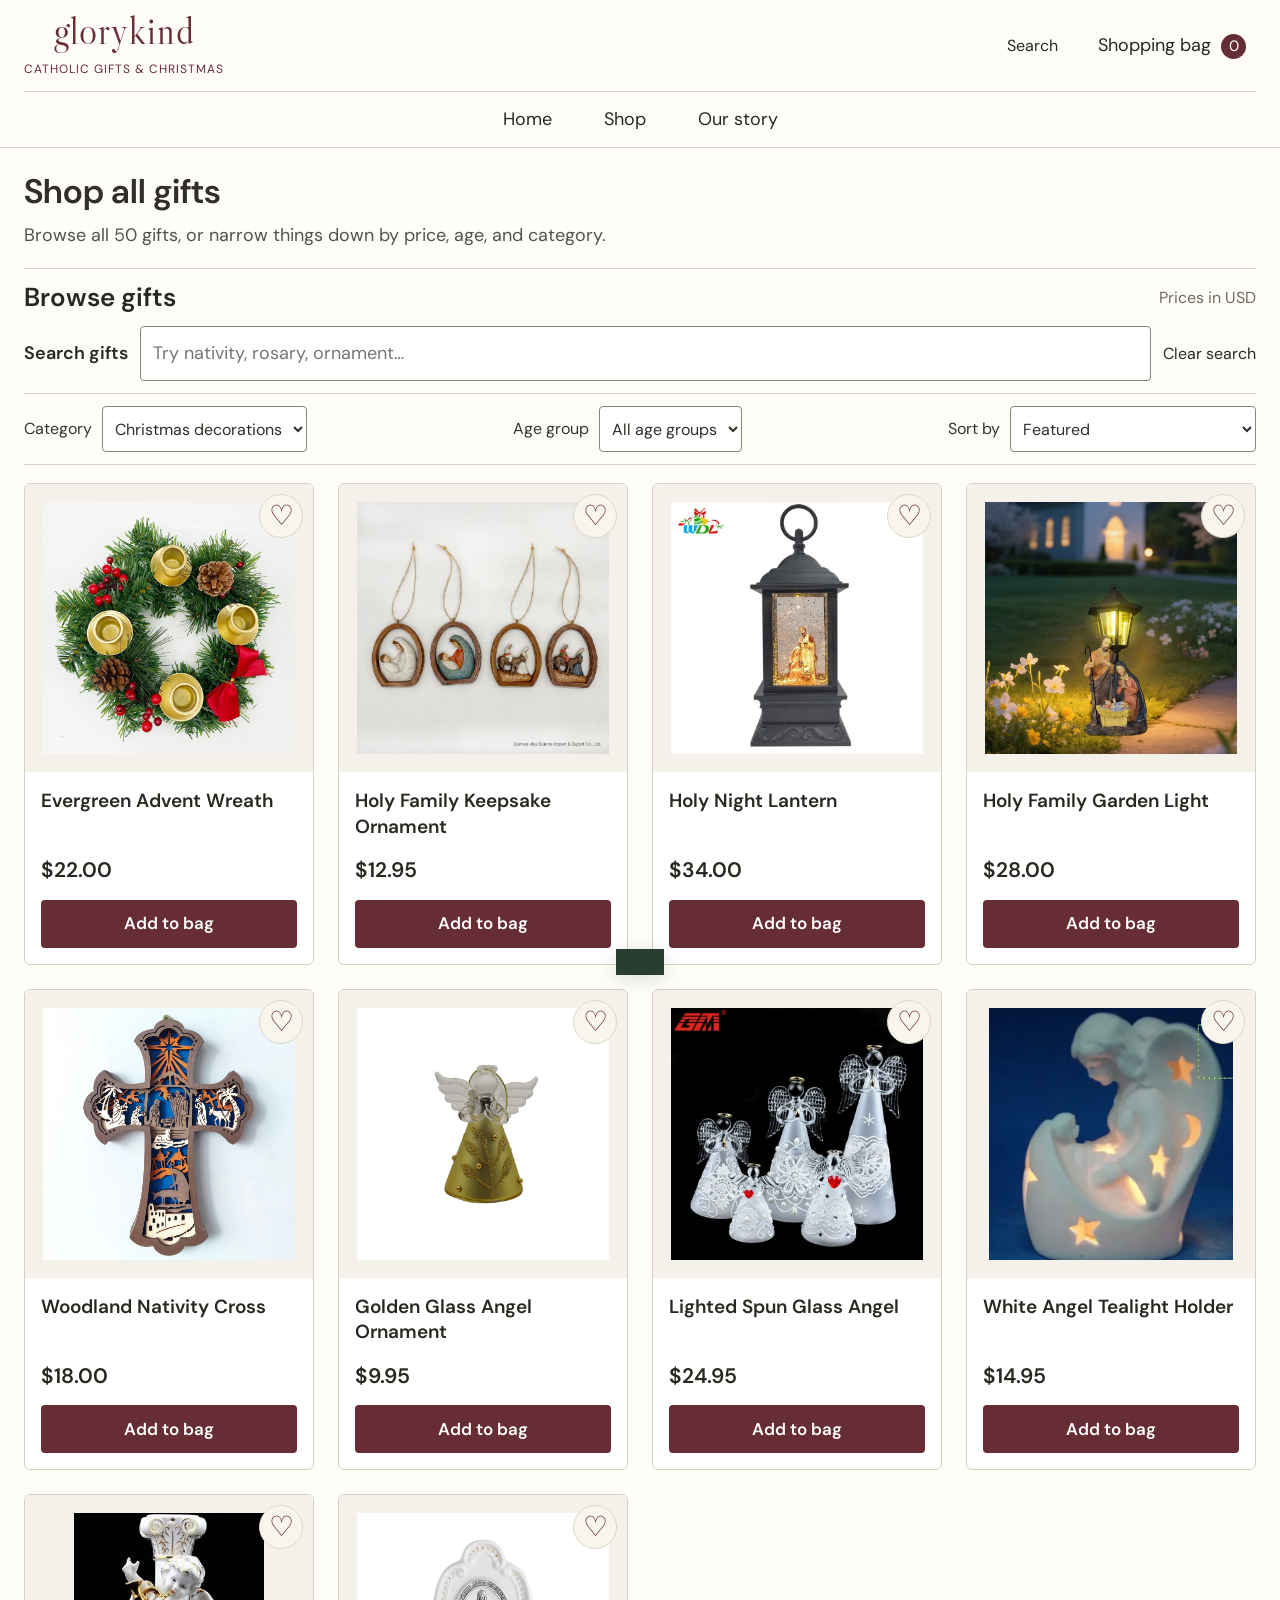
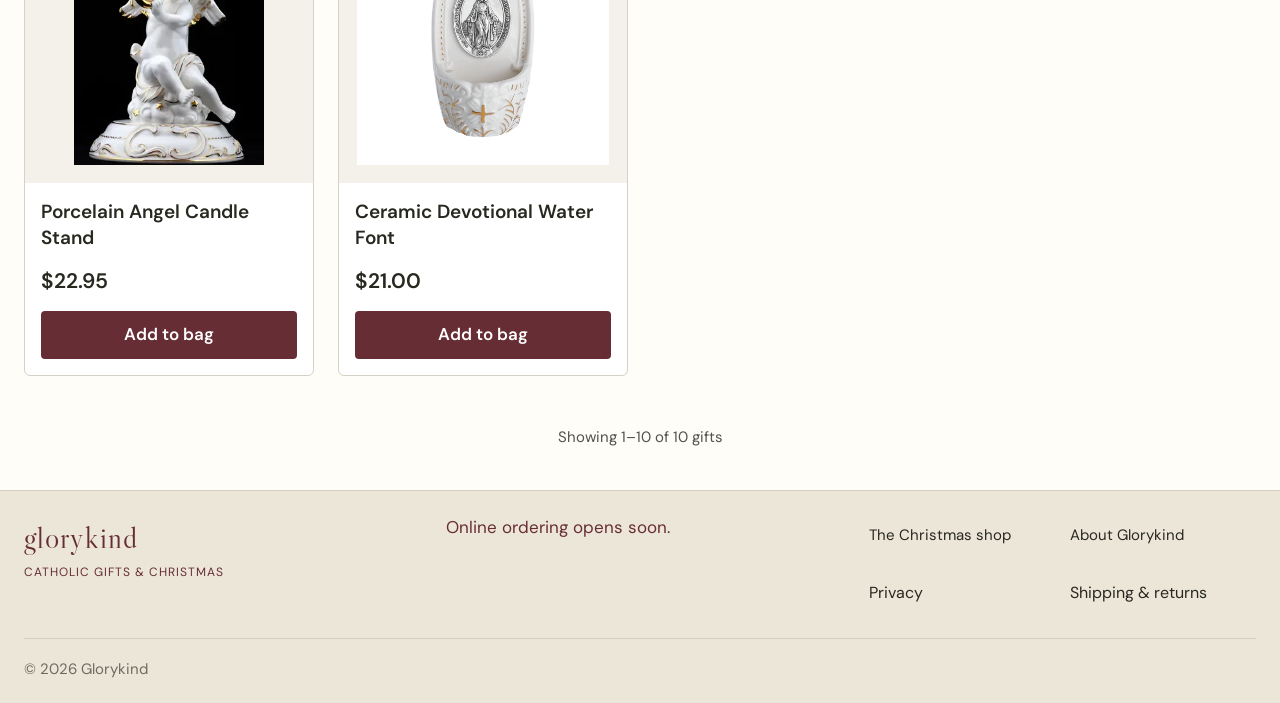
<file: docs/christmas-home.html>
<!doctype html><html lang="en"><head><meta charset="utf-8"><meta http-equiv="refresh" content="0;url=shop.html?category=Tree%20%26%20home#collection"><title>Shop | Glorykind</title><script>location.replace('shop.html?category=Tree%20%26%20home#collection');</script></head><body><a href="shop.html?category=Tree%20%26%20home#collection">Continue to the shop</a></body></html>
</file>
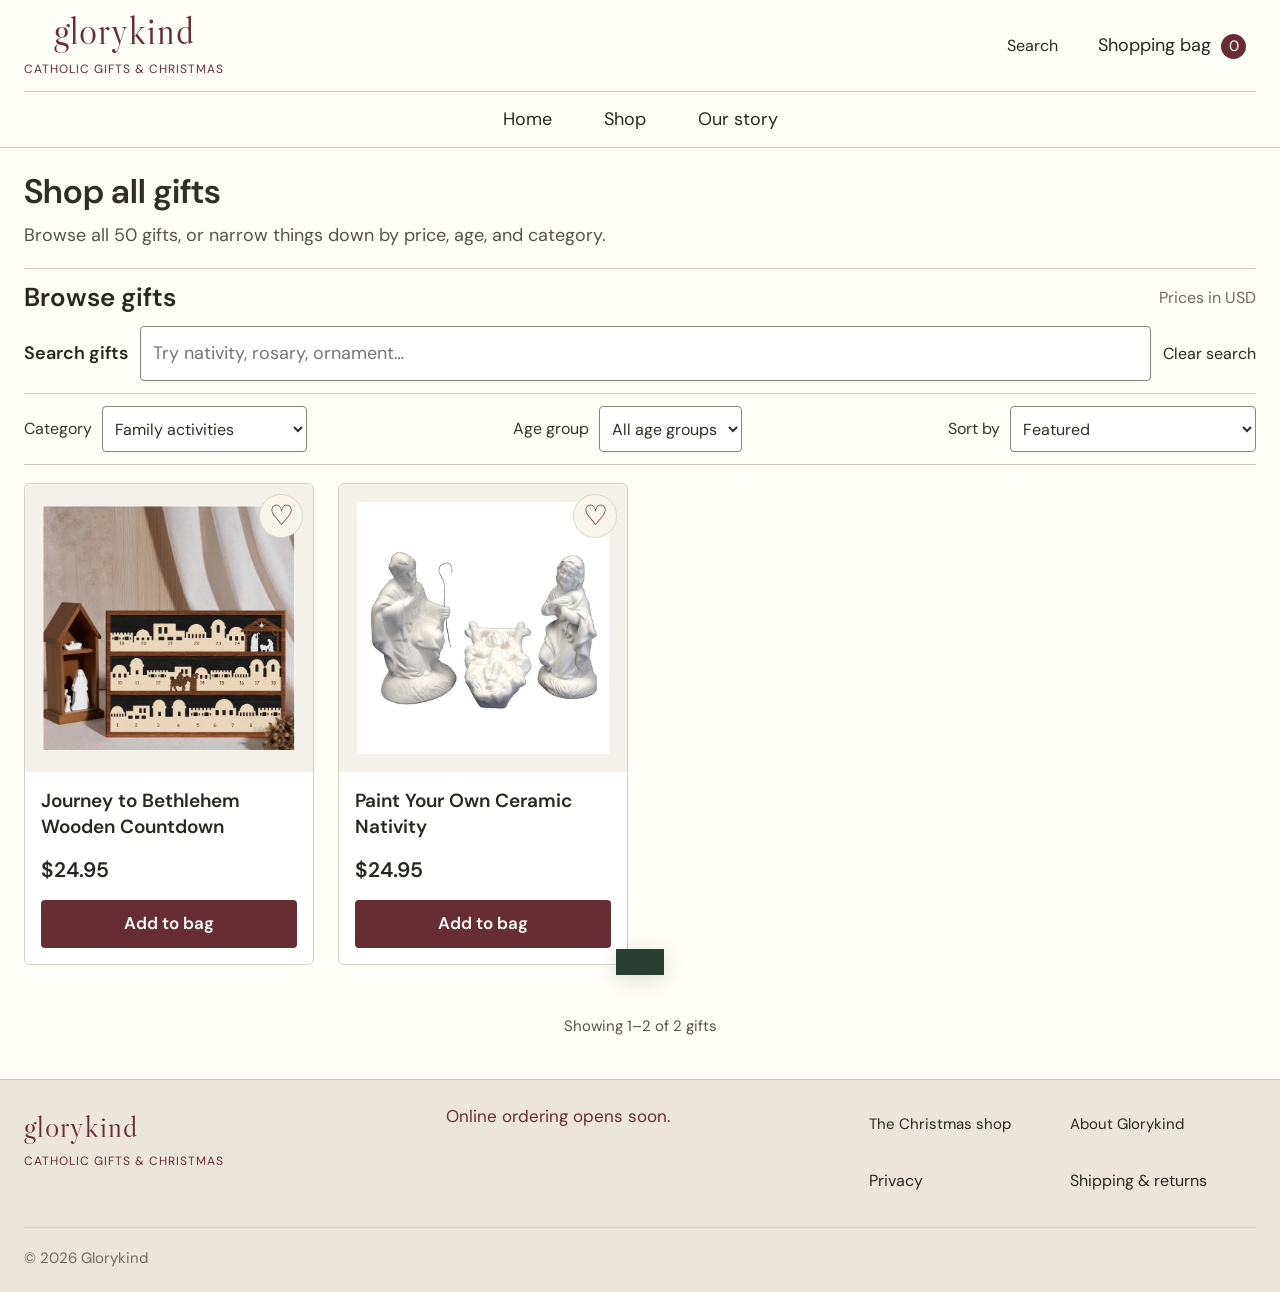
<file: docs/family-gifts.html>
<!doctype html><html lang="en"><head><meta charset="utf-8"><meta http-equiv="refresh" content="0;url=shop.html?category=Family%20gifts#collection"><title>Shop | Glorykind</title><script>location.replace('shop.html?category=Family%20gifts#collection');</script></head><body><a href="shop.html?category=Family%20gifts#collection">Continue to the shop</a></body></html>
</file>
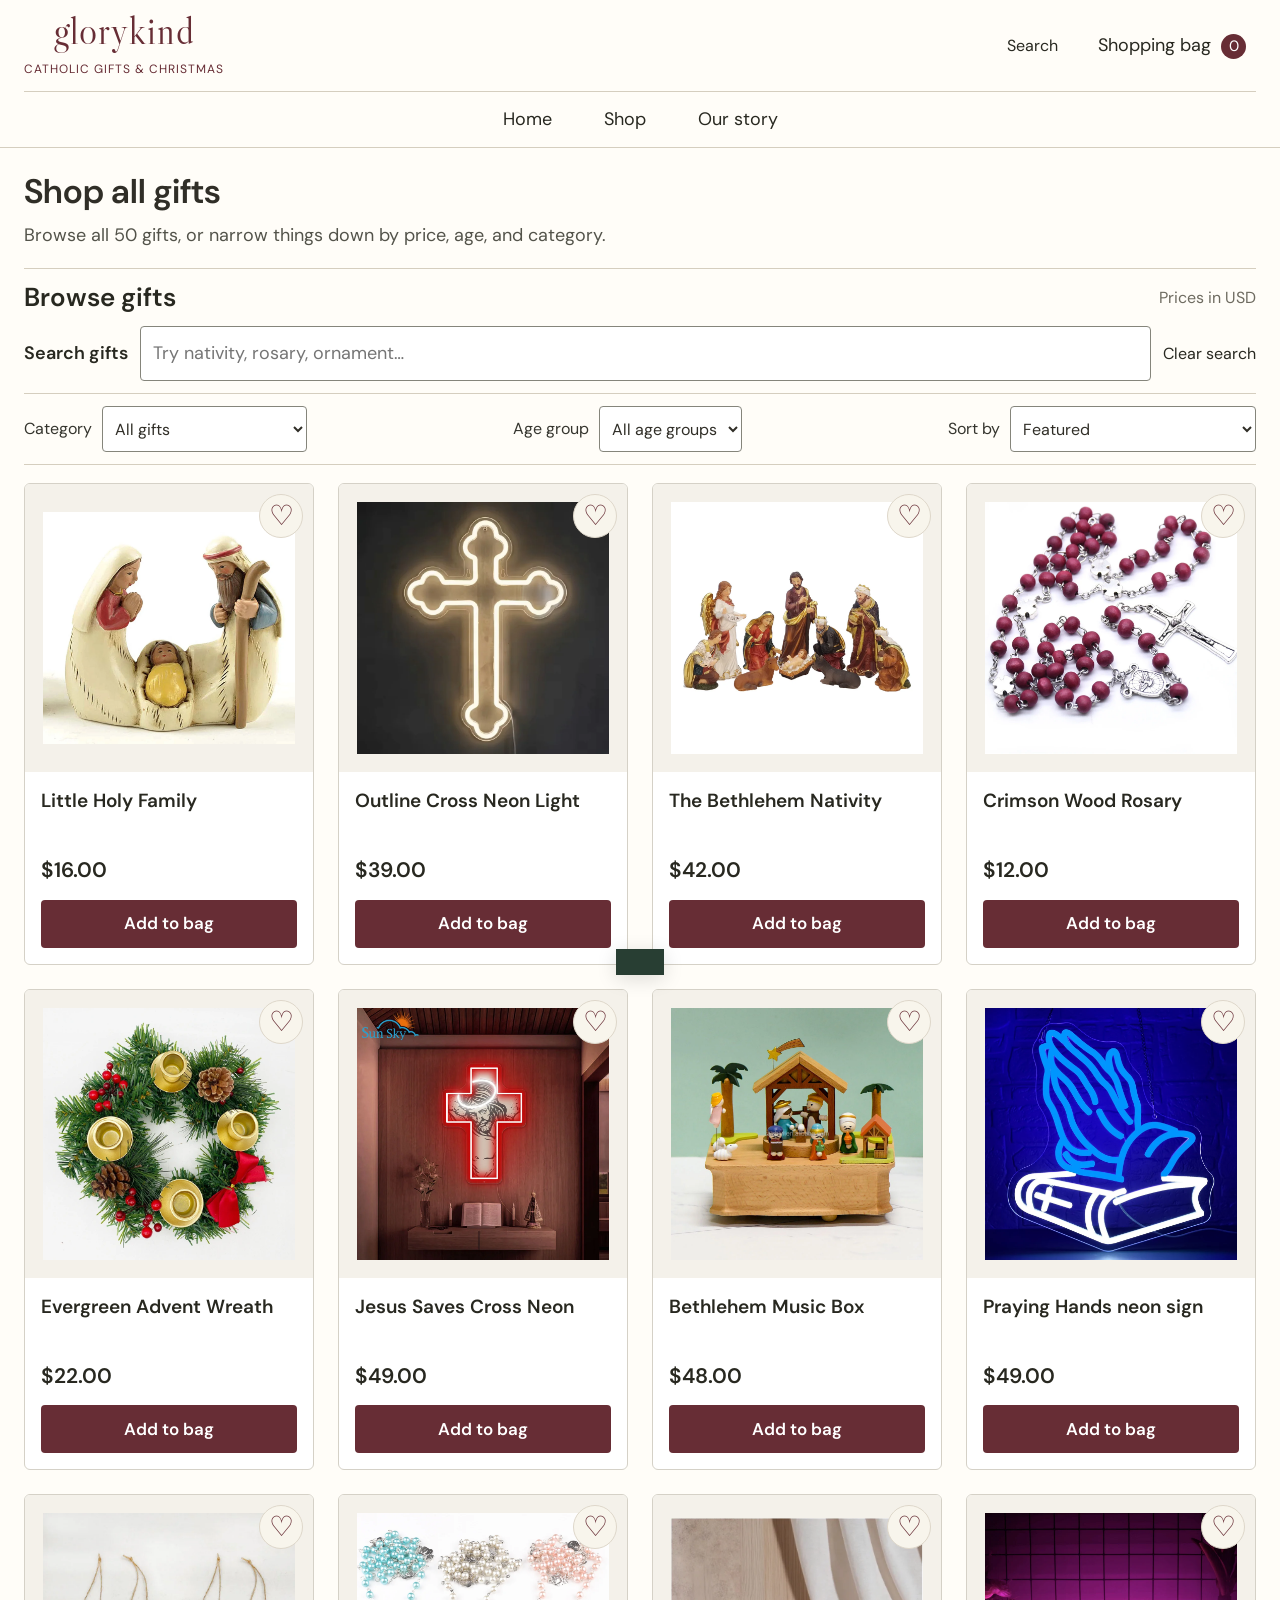
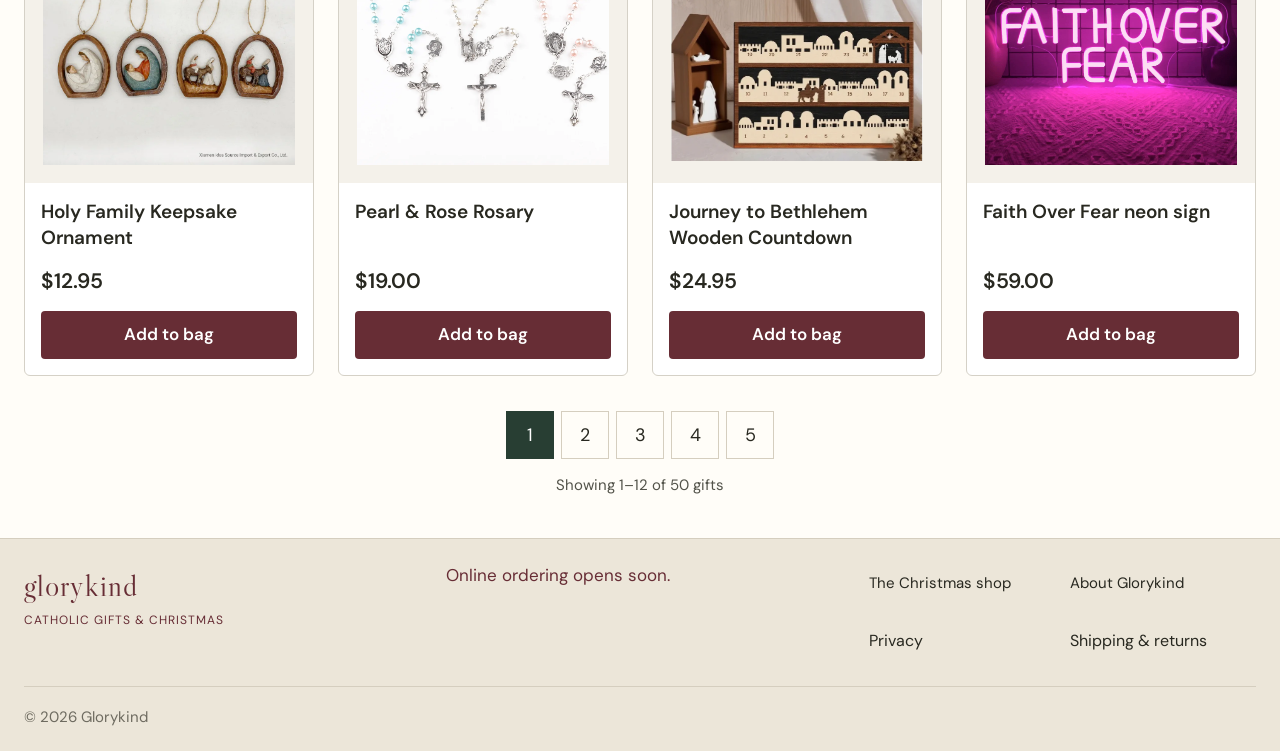
<file: docs/gifts-by-age.html>
<!doctype html><html lang="en"><head><meta charset="utf-8"><meta http-equiv="refresh" content="0;url=shop.html#collection"><title>Shop | Glorykind</title><script>location.replace('shop.html#collection');</script></head><body><a href="shop.html#collection">Continue to the shop</a></body></html>
</file>
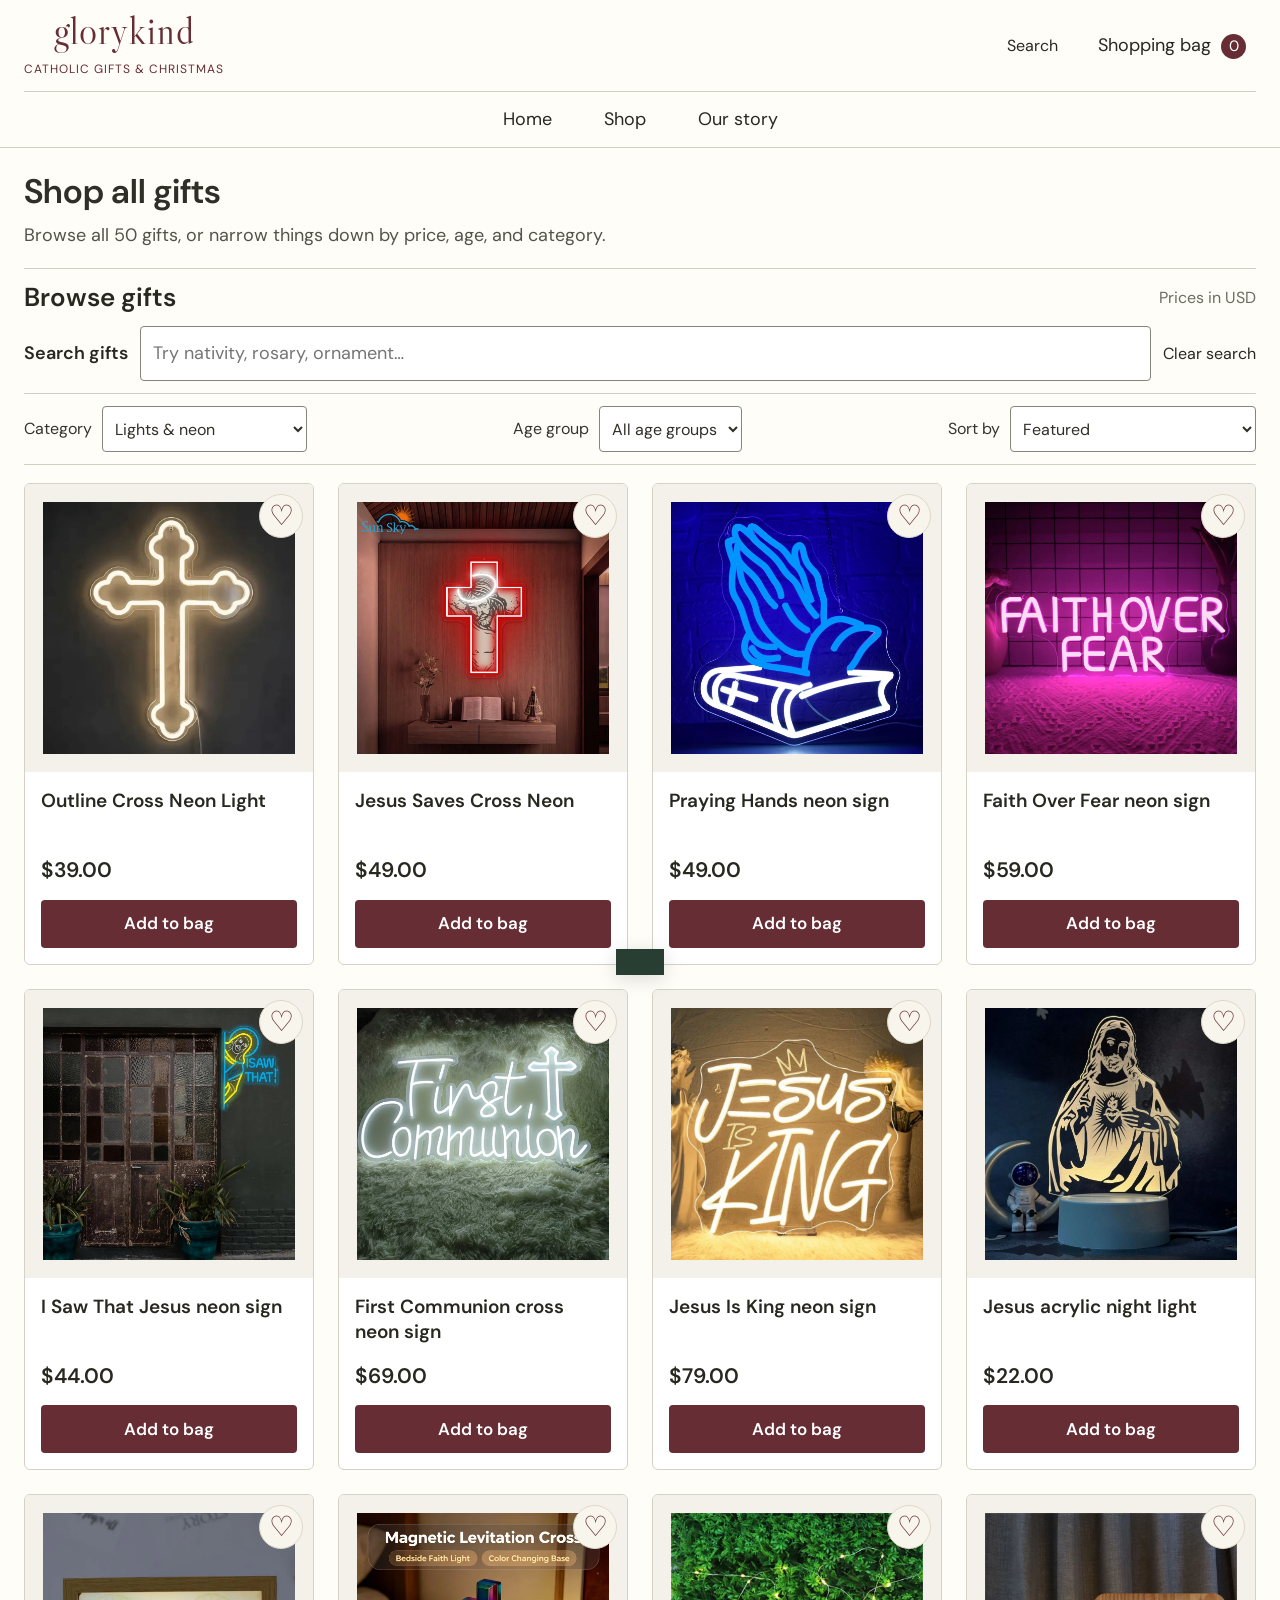
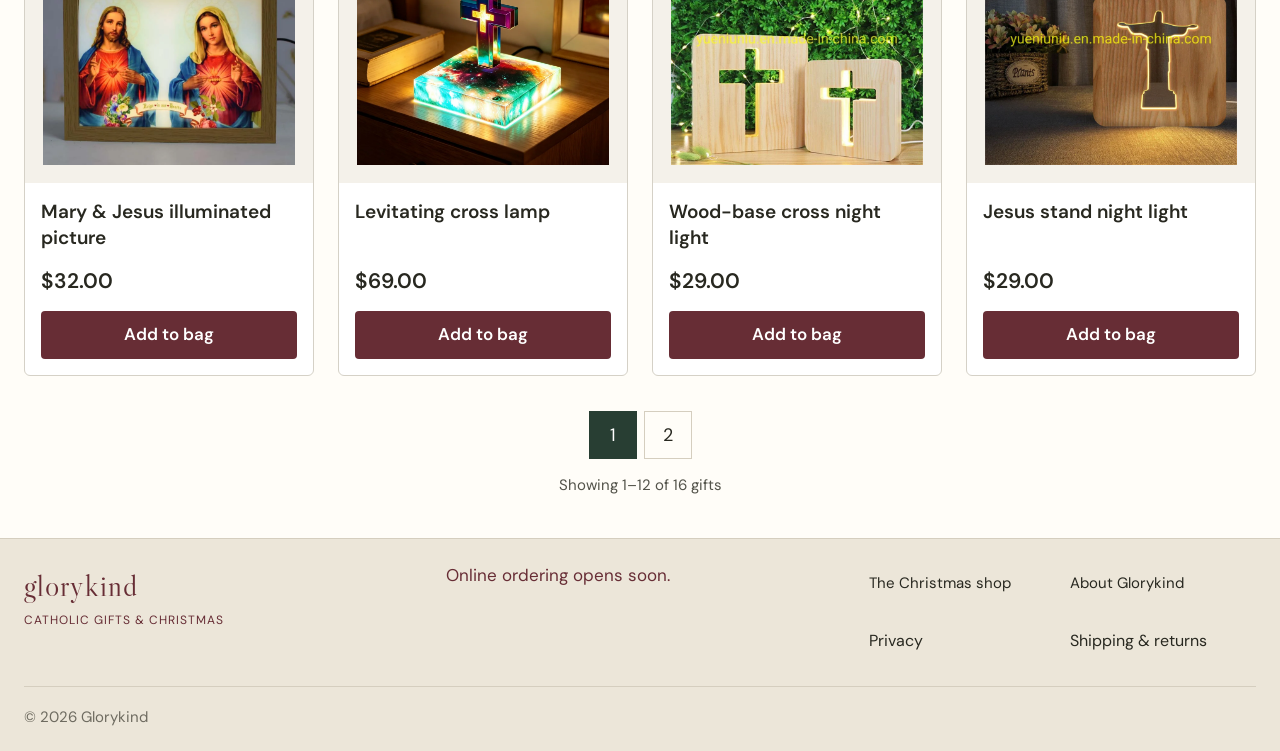
<file: docs/lights-neon.html>
<!doctype html><html lang="en"><head><meta charset="utf-8"><meta http-equiv="refresh" content="0;url=shop.html?category=Lights%20%26%20neon#collection"><title>Shop | Glorykind</title><script>location.replace('shop.html?category=Lights%20%26%20neon#collection');</script></head><body><a href="shop.html?category=Lights%20%26%20neon#collection">Continue to the shop</a></body></html>
</file>
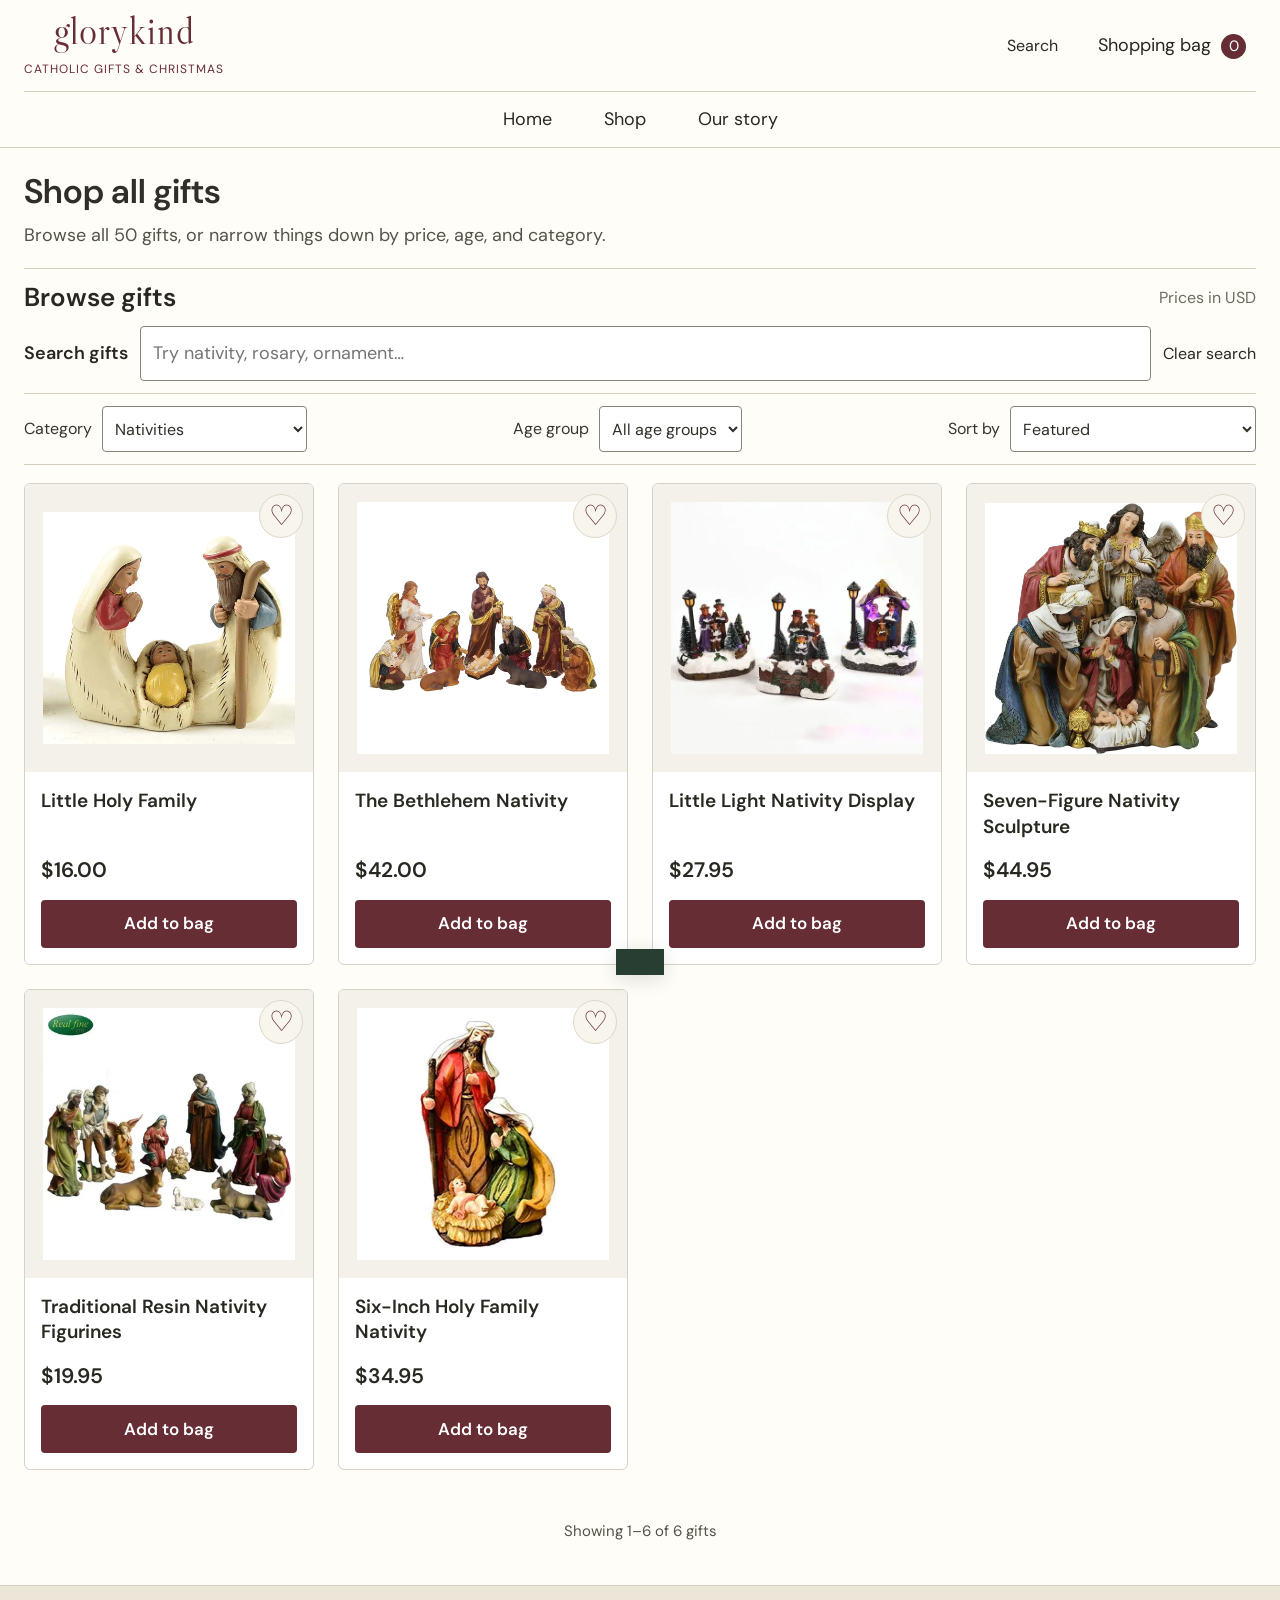
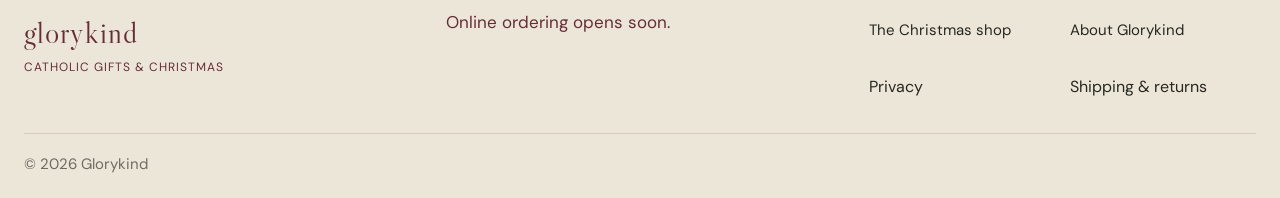
<file: docs/nativities.html>
<!doctype html><html lang="en"><head><meta charset="utf-8"><meta http-equiv="refresh" content="0;url=shop.html?category=Nativities#collection"><title>Shop | Glorykind</title><script>location.replace('shop.html?category=Nativities#collection');</script></head><body><a href="shop.html?category=Nativities#collection">Continue to the shop</a></body></html>
</file>
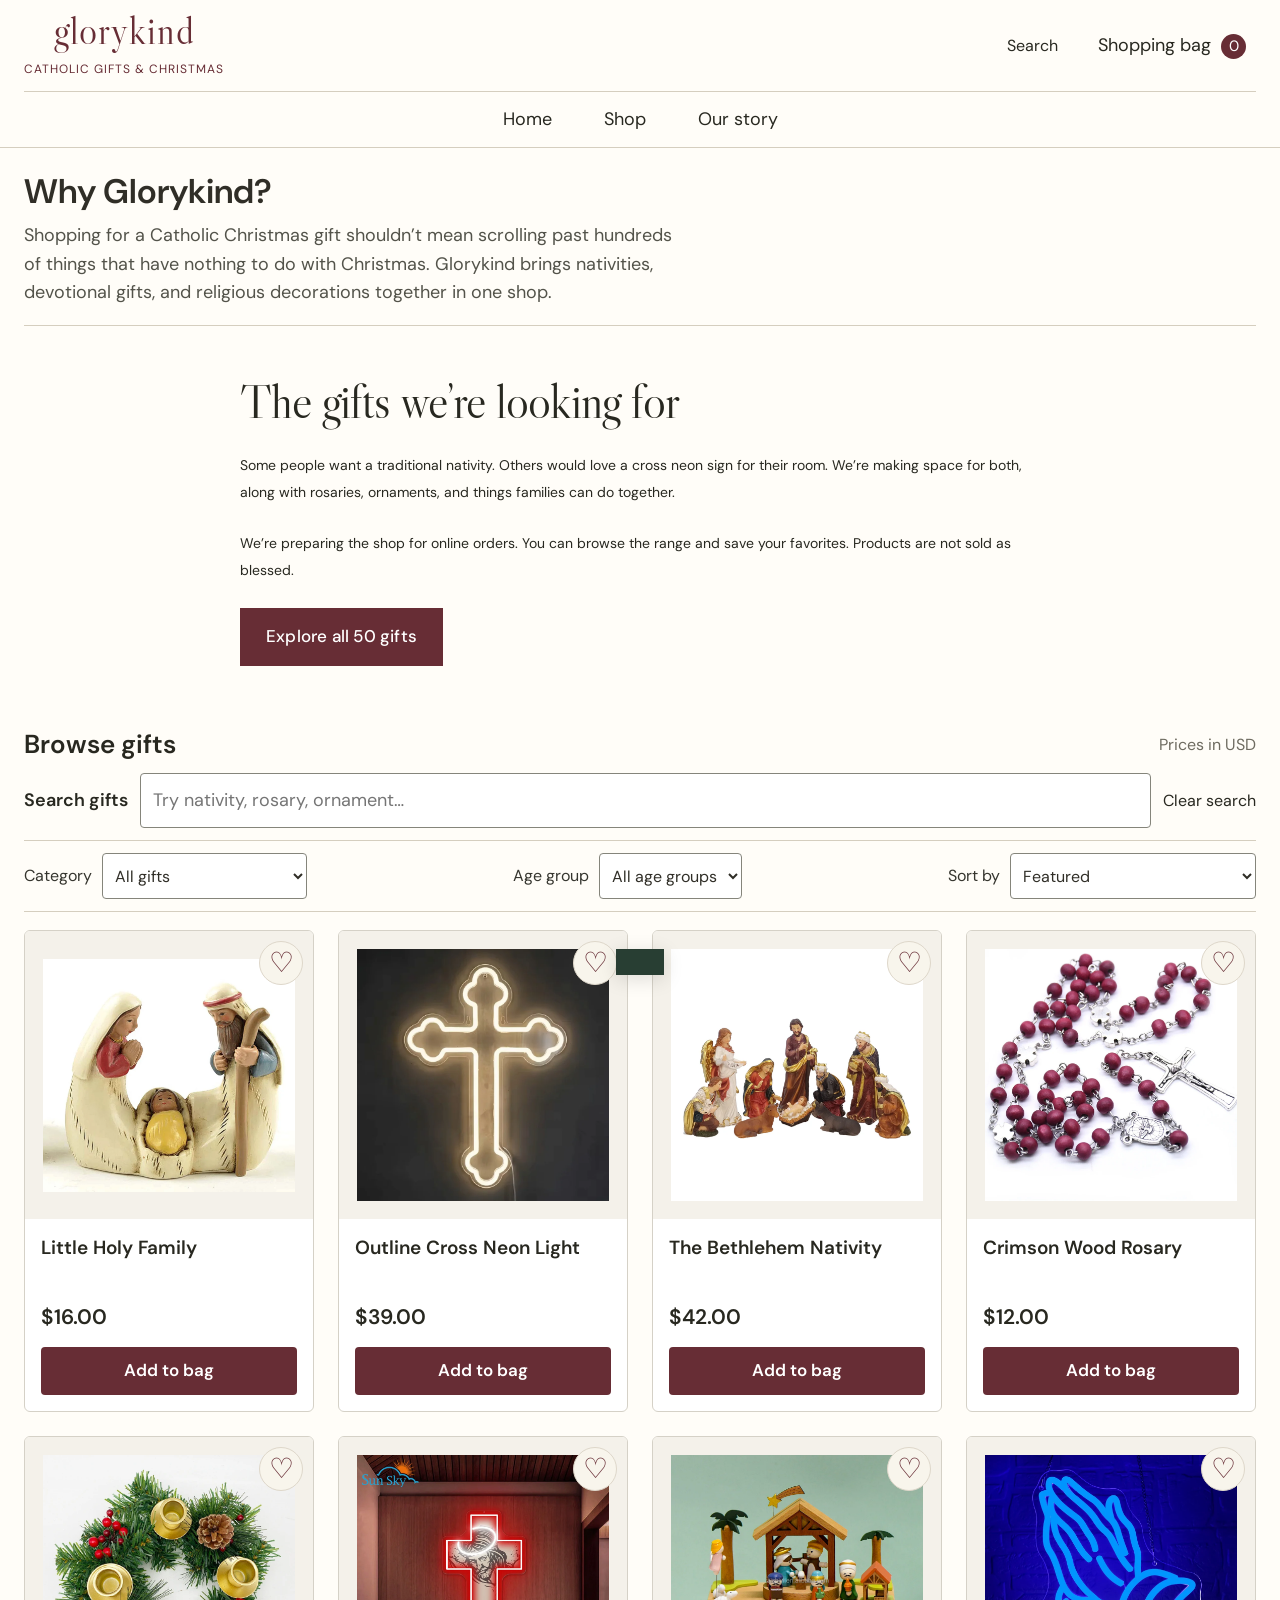
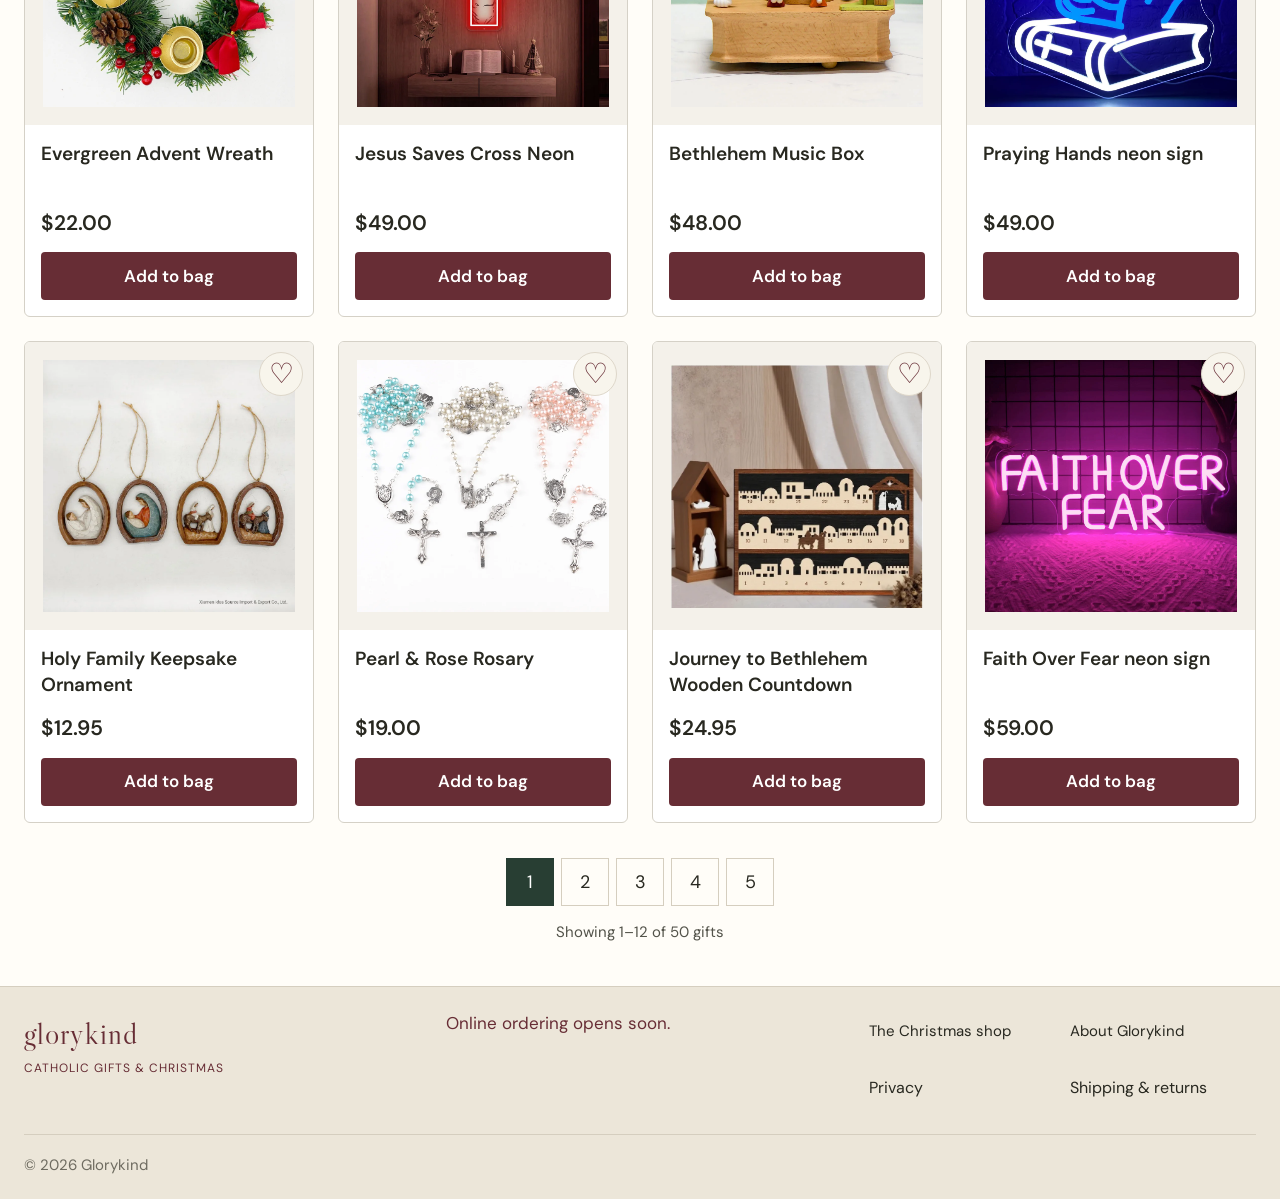
<file: docs/our-story.html>
<!doctype html>
<html lang="en">
<head>
  <meta charset="utf-8"><meta name="viewport" content="width=device-width, initial-scale=1">
  <meta name="theme-color" content="#672d35"><meta name="description" content="Shop Catholic Christmas gifts at Glorykind: nativity sets, rosaries, ornaments, and neon signs.">
  <title>Our story | Glorykind</title>
  <link rel="icon" href="assets/favicon.svg" type="image/svg+xml"><link rel="stylesheet" href="styles.css?v=compact">
  <script defer src="app.js?v=compact"></script>
</head>
<body data-page="our-story" data-category="All">
<a class="skip" href="#collection">Skip to collection</a>

<header class="header">
  <button class="text-button mobile-menu" id="menuToggle" aria-expanded="false" aria-controls="mainNav">Menu</button>
  <a class="brand" href="index.html" aria-label="Glorykind home"><span class="brand-star">✧</span> glorykind <small>CATHOLIC GIFTS & CHRISTMAS</small></a>
  <div class="header-tools"><button class="text-button" id="searchToggle" aria-label="Search products">Search</button><button class="bag-button" id="bagToggle">Shopping bag <span id="bagCount">0</span></button></div>
</header>
<nav class="main-nav" id="mainNav" aria-label="Main navigation"><a href="index.html">Home</a><a href="shop.html">Shop</a><a href="our-story.html">Our story</a></nav>
<main id="home">
<section class="page-intro wrap"><span class="eyebrow">GLORYKIND · OUR STORY</span><h1>Why Glorykind?</h1><p>Shopping for a Catholic Christmas gift shouldn’t mean scrolling past hundreds of things that have nothing to do with Christmas. Glorykind brings nativities, devotional gifts, and religious decorations together in one shop.</p></section>
<section class="story-copy wrap"><h2>The gifts we’re looking for</h2><p>Some people want a traditional nativity. Others would love a cross neon sign for their room. We’re making space for both, along with rosaries, ornaments, and things families can do together.</p><p>We’re preparing the shop for online orders. You can browse the range and save your favorites. Products are not sold as blessed.</p><a href="shop.html" class="button primary">Explore all 50 gifts</a></section>
<section class="collection wrap" id="collection" aria-labelledby="collectionTitle">
  <div class="section-heading"><h2 id="collectionTitle">Browse gifts</h2><p>Prices in USD</p></div>
  <div class="search-row" id="searchRow"><label for="search">Search gifts</label><input type="search" id="search" placeholder="Try nativity, rosary, ornament…"><button class="text-button" id="clearSearch">Clear search</button></div>
  <div class="catalog-tools"><label class="category-label">Category <select id="categoryFilter"><option value="All">All gifts</option><option value="Nativities">Nativities</option><option value="Tree &amp; home">Christmas decorations</option><option value="Prayer gifts">Rosaries &amp; prayer gifts</option><option value="Lights &amp; neon">Lights &amp; neon</option><option value="Family gifts">Family activities</option><option value="Saved">Saved gifts</option></select></label><label class="age-label">Age group <select id="ageFilter"><option value="All">All age groups</option><option>Children 6–12</option><option>Teens 13–17</option><option>Adults 18–64</option><option>Seniors 65+</option><option>Family home</option></select></label><label class="sort-label">Sort by <select id="sort"><option value="featured">Featured</option><option value="price-asc">Price: low to high</option><option value="price-desc">Price: high to low</option><option value="age-asc">Recipient age: youngest first</option><option value="age-desc">Recipient age: oldest first</option><option value="name">Name</option></select></label></div>

  <div class="product-grid" id="products" aria-live="polite"><p>Opening the Christmas collection…</p></div><nav class="pagination" id="pagination" aria-label="Collection pages"></nav><p id="productCount" class="fine"></p><div class="empty" id="empty" hidden><h3>No matching gifts.</h3><p>Try another search or browse the full Christmas collection.</p><button class="button primary" id="resetFilters">Show all gifts</button></div>
</section>



</main>
<footer><div class="footer-top wrap"><a class="brand" href="index.html">glorykind<small>CATHOLIC GIFTS & CHRISTMAS</small></a><p>Online ordering opens soon.</p><div><a href="shop.html">The Christmas shop</a><a href="our-story.html">About Glorykind</a><button class="text-button" data-policy="privacy">Privacy</button><button class="text-button" data-policy="shipping">Shipping & returns</button></div></div><div class="footer-bottom wrap"><span>© 2026 Glorykind</span></div></footer>
<dialog id="productDialog" class="product-dialog"><button class="close" data-close="productDialog" aria-label="Close product details">×</button><div id="productDetail"></div></dialog>
<dialog id="bagDialog" class="bag-dialog"><div class="drawer-head"><h2>Your bag <span id="drawerCount"></span></h2><button class="close-inline" data-close="bagDialog" aria-label="Close bag">×</button></div><div id="bagBody"></div></dialog>
<dialog id="checkoutDialog" class="checkout-dialog"><button class="close" data-close="checkoutDialog" aria-label="Close checkout">×</button><div id="checkoutBody"></div></dialog>
<dialog id="policyDialog" class="policy-dialog"><button class="close" data-close="policyDialog" aria-label="Close information">×</button><div id="policyBody"></div></dialog>
<div class="toast" id="toast" role="status"></div>
</body></html>
</file>
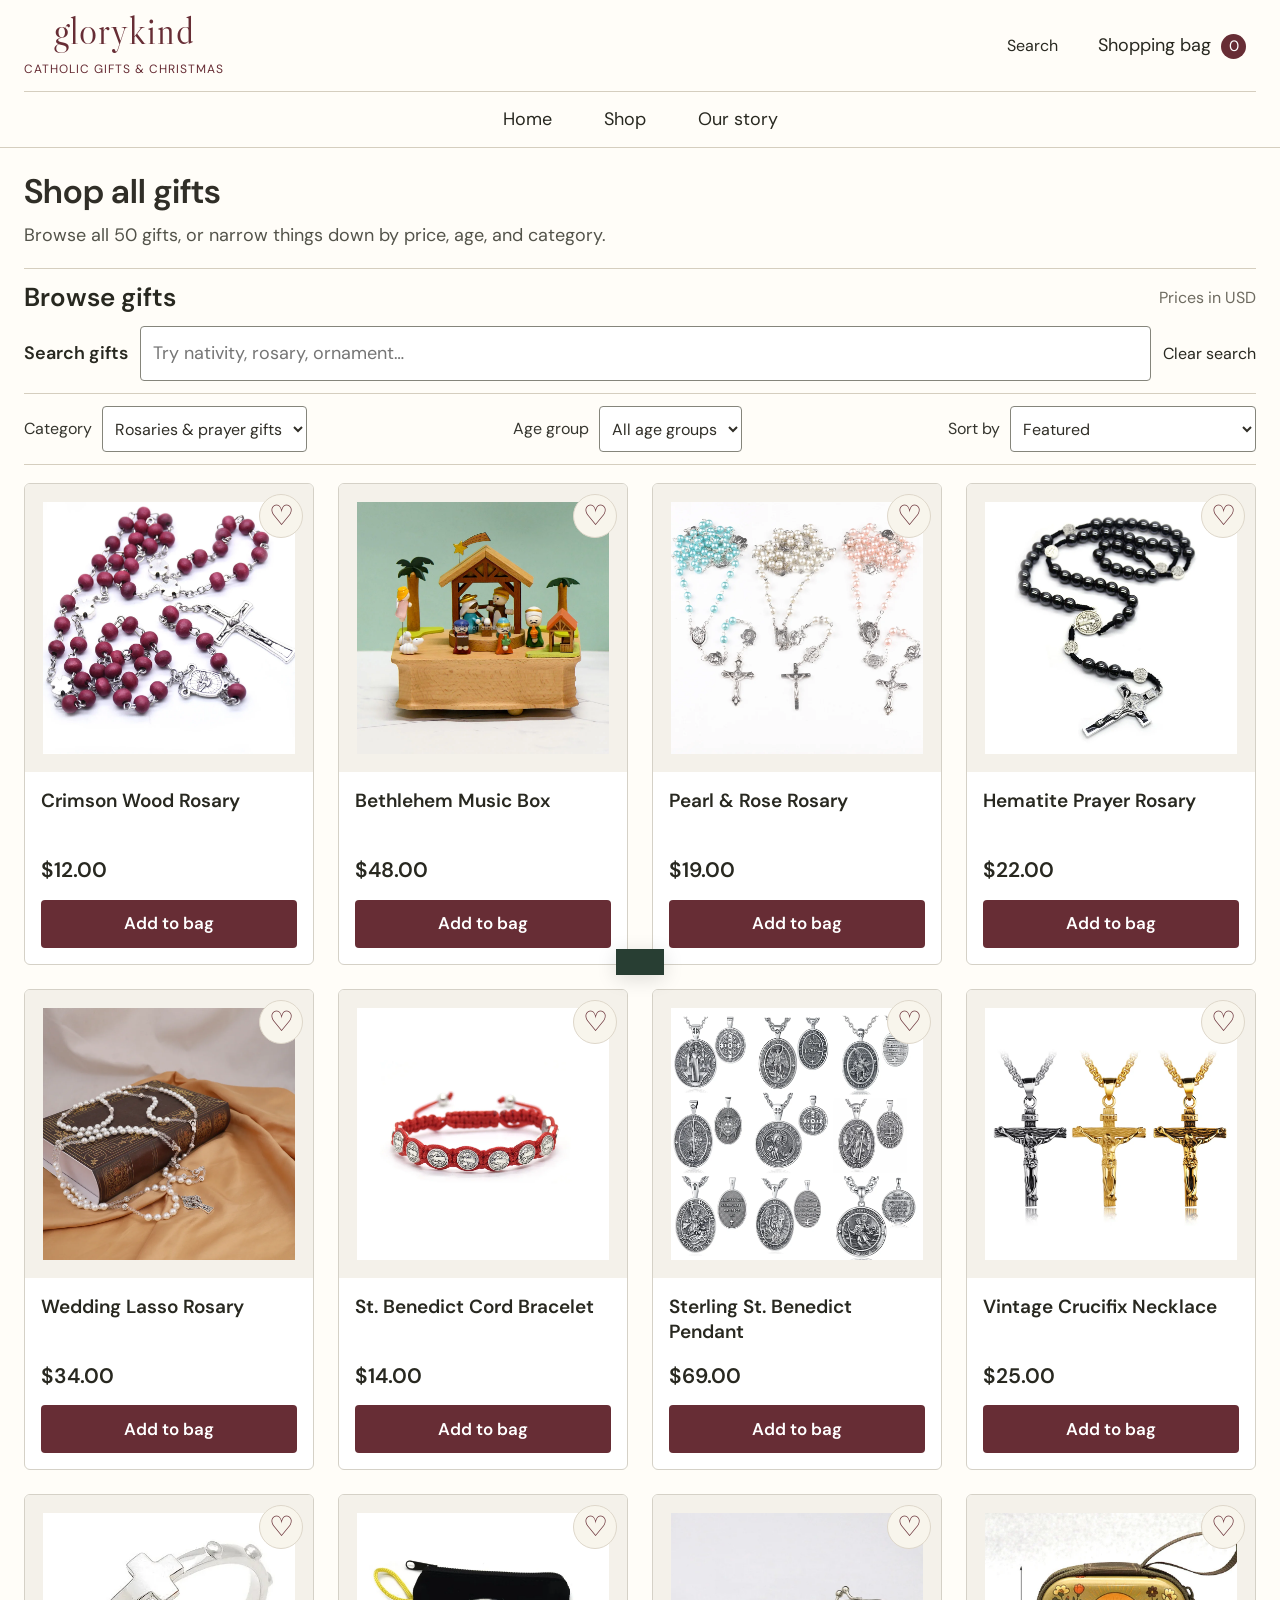
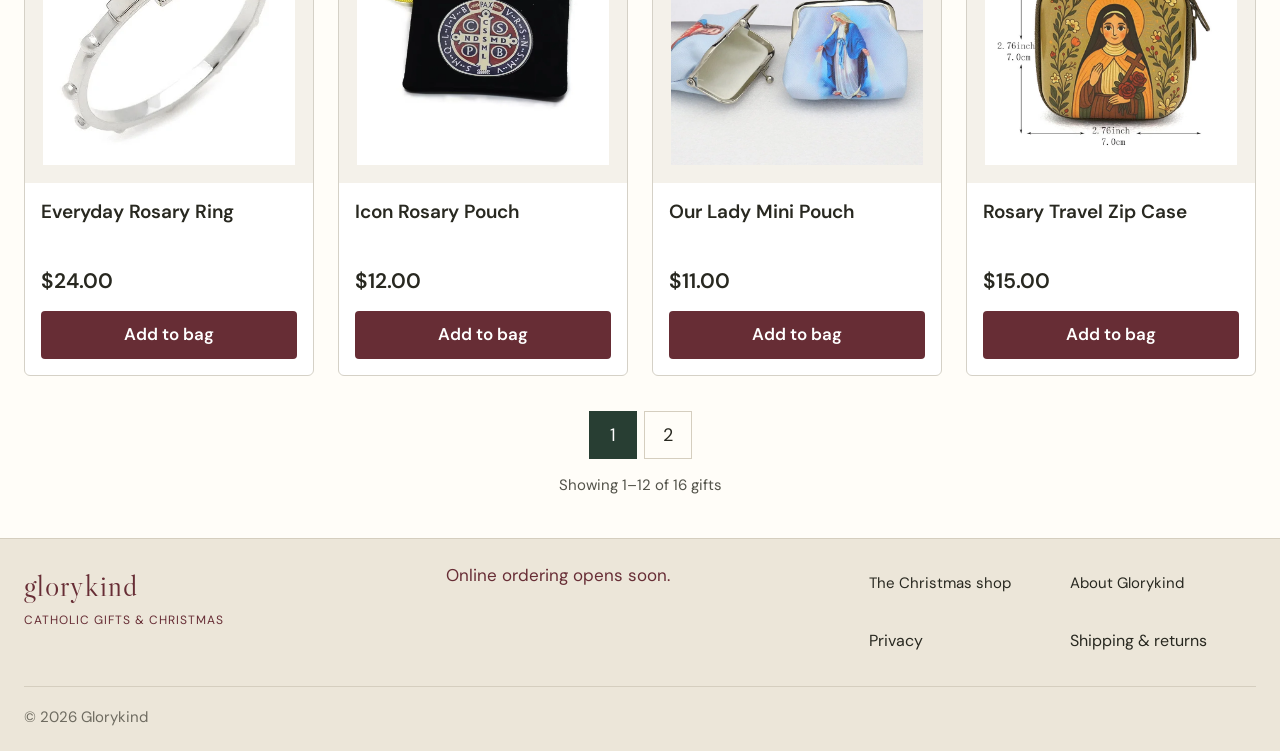
<file: docs/prayer-gifts.html>
<!doctype html><html lang="en"><head><meta charset="utf-8"><meta http-equiv="refresh" content="0;url=shop.html?category=Prayer%20gifts#collection"><title>Shop | Glorykind</title><script>location.replace('shop.html?category=Prayer%20gifts#collection');</script></head><body><a href="shop.html?category=Prayer%20gifts#collection">Continue to the shop</a></body></html>
</file>
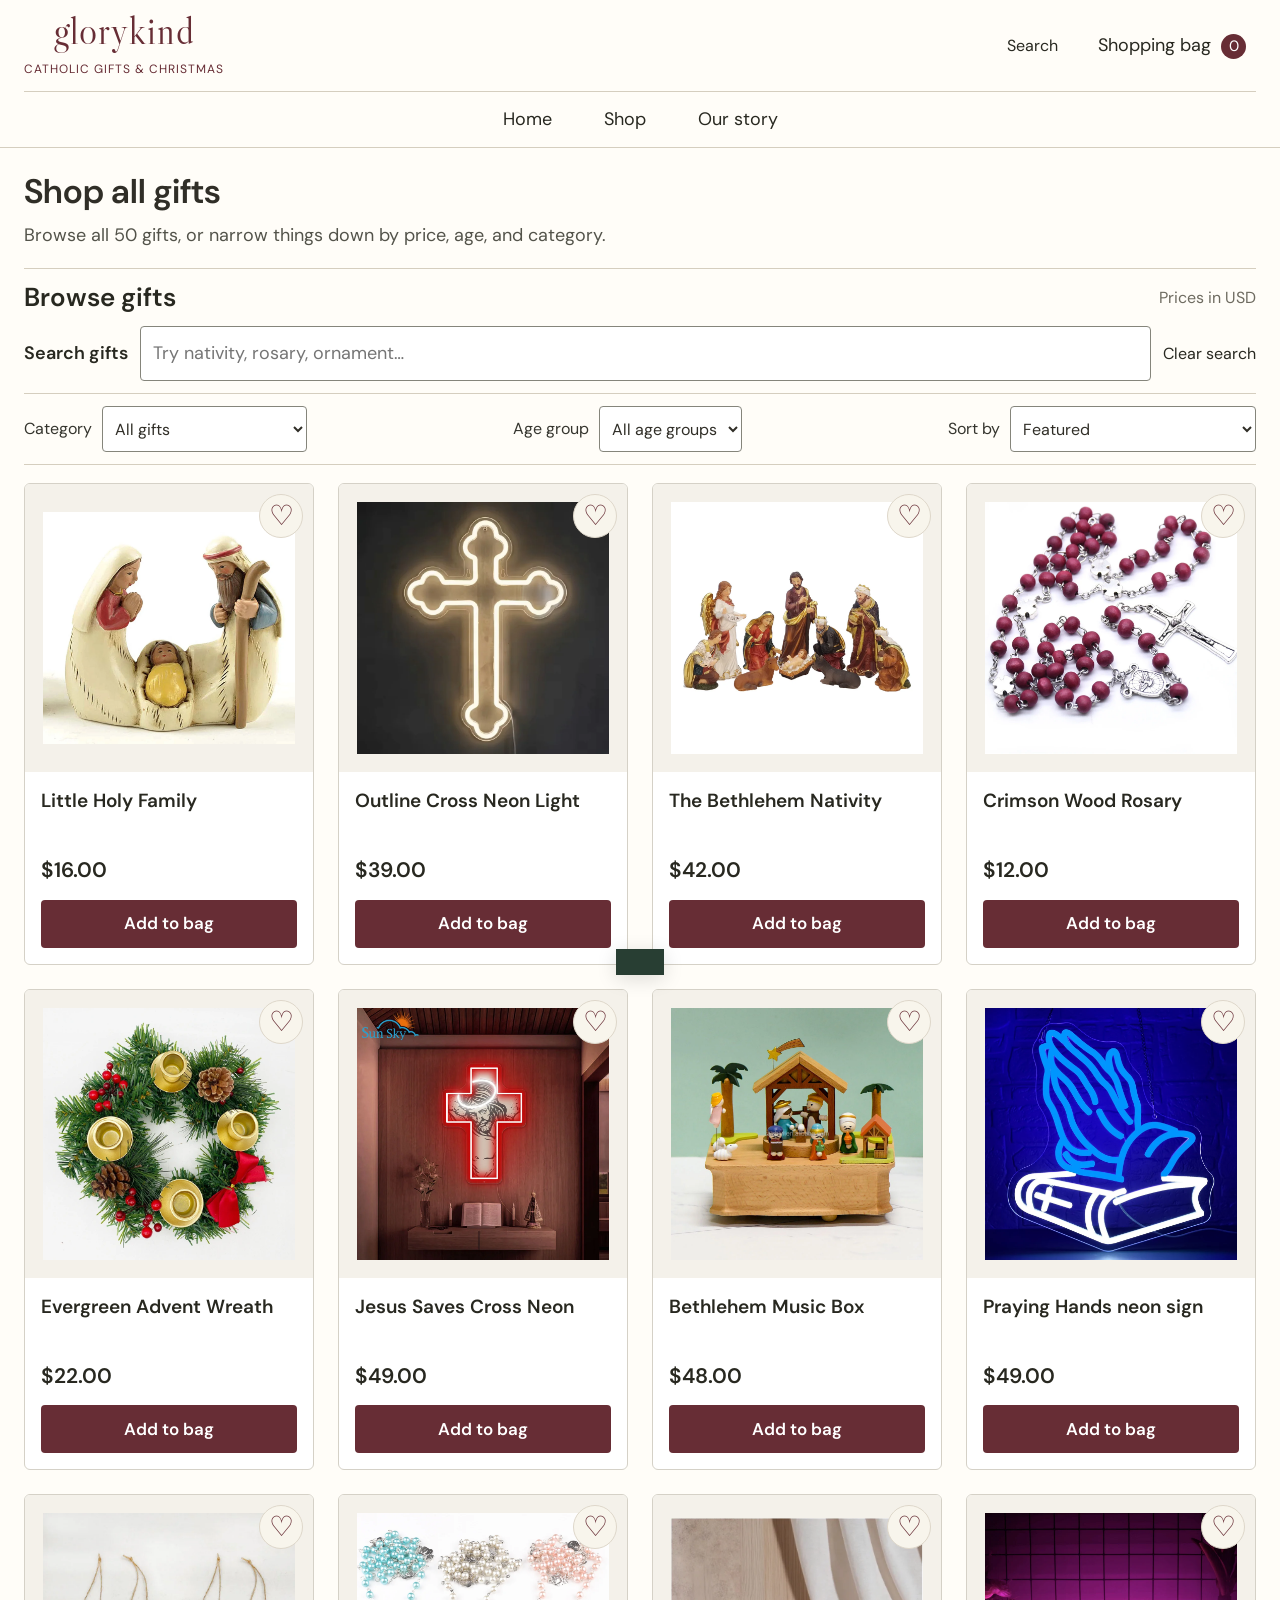
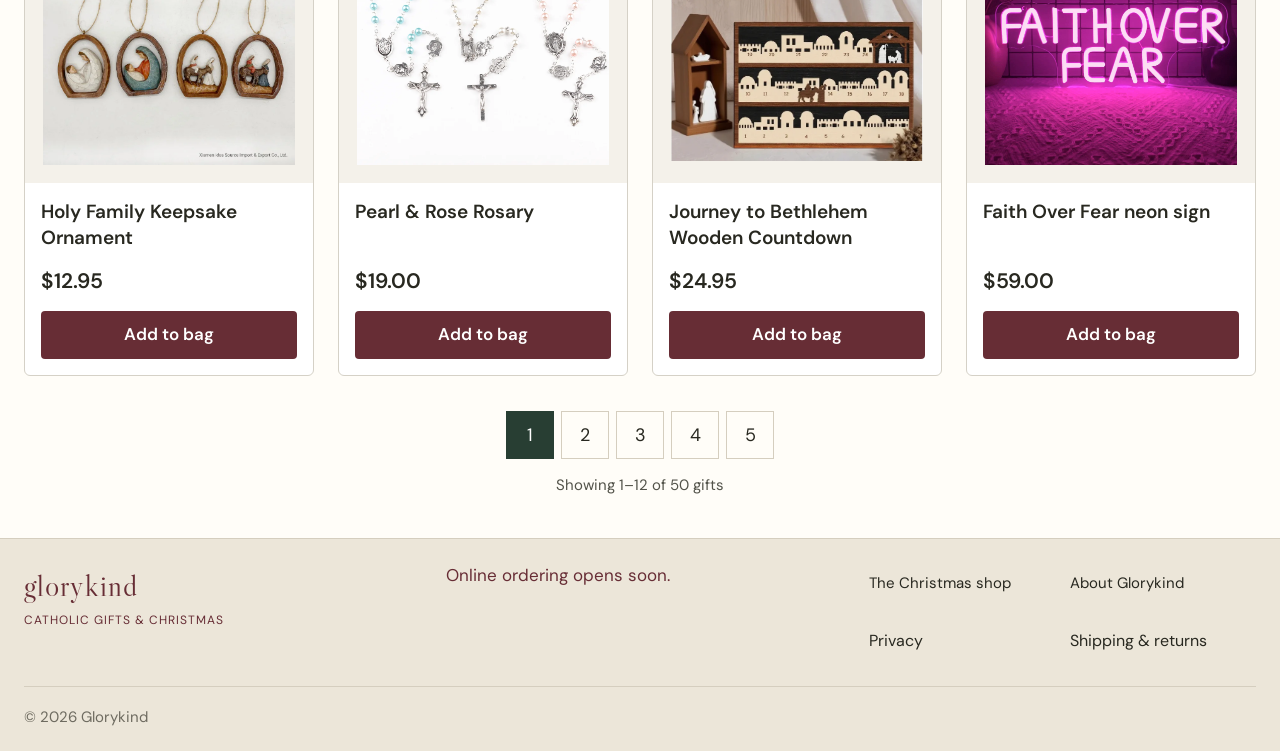
<file: docs/shop.html>
<!doctype html>
<html lang="en">
<head>
  <meta charset="utf-8"><meta name="viewport" content="width=device-width, initial-scale=1">
  <meta name="theme-color" content="#672d35"><meta name="description" content="Shop Catholic Christmas gifts at Glorykind: nativity sets, rosaries, ornaments, and neon signs.">
  <title>The Christmas shop | Glorykind</title>
  <link rel="icon" href="assets/favicon.svg" type="image/svg+xml"><link rel="stylesheet" href="styles.css?v=compact">
  <script defer src="app.js?v=compact"></script>
</head>
<body data-page="shop" data-category="All">
<a class="skip" href="#collection">Skip to collection</a>

<header class="header">
  <button class="text-button mobile-menu" id="menuToggle" aria-expanded="false" aria-controls="mainNav">Menu</button>
  <a class="brand" href="index.html" aria-label="Glorykind home"><span class="brand-star">✧</span> glorykind <small>CATHOLIC GIFTS & CHRISTMAS</small></a>
  <div class="header-tools"><button class="text-button" id="searchToggle" aria-label="Search products">Search</button><button class="bag-button" id="bagToggle">Shopping bag <span id="bagCount">0</span></button></div>
</header>
<nav class="main-nav" id="mainNav" aria-label="Main navigation"><a href="index.html">Home</a><a href="shop.html">Shop</a><a href="our-story.html">Our story</a></nav>
<main id="home">
<section class="page-intro wrap"><span class="eyebrow">GLORYKIND · THE CHRISTMAS SHOP</span><h1>Shop all gifts</h1><p>Browse all 50 gifts, or narrow things down by price, age, and category.</p></section>

<section class="collection wrap" id="collection" aria-labelledby="collectionTitle">
  <div class="section-heading"><h2 id="collectionTitle">Browse gifts</h2><p>Prices in USD</p></div>
  <div class="search-row" id="searchRow"><label for="search">Search gifts</label><input type="search" id="search" placeholder="Try nativity, rosary, ornament…"><button class="text-button" id="clearSearch">Clear search</button></div>
  <div class="catalog-tools"><label class="category-label">Category <select id="categoryFilter"><option value="All">All gifts</option><option value="Nativities">Nativities</option><option value="Tree &amp; home">Christmas decorations</option><option value="Prayer gifts">Rosaries &amp; prayer gifts</option><option value="Lights &amp; neon">Lights &amp; neon</option><option value="Family gifts">Family activities</option><option value="Saved">Saved gifts</option></select></label><label class="age-label">Age group <select id="ageFilter"><option value="All">All age groups</option><option>Children 6–12</option><option>Teens 13–17</option><option>Adults 18–64</option><option>Seniors 65+</option><option>Family home</option></select></label><label class="sort-label">Sort by <select id="sort"><option value="featured">Featured</option><option value="price-asc">Price: low to high</option><option value="price-desc">Price: high to low</option><option value="age-asc">Recipient age: youngest first</option><option value="age-desc">Recipient age: oldest first</option><option value="name">Name</option></select></label></div>

  <div class="product-grid" id="products" aria-live="polite"><p>Opening the Christmas collection…</p></div><nav class="pagination" id="pagination" aria-label="Collection pages"></nav><p id="productCount" class="fine"></p><div class="empty" id="empty" hidden><h3>No matching gifts.</h3><p>Try another search or browse the full Christmas collection.</p><button class="button primary" id="resetFilters">Show all gifts</button></div>
</section>



</main>
<footer><div class="footer-top wrap"><a class="brand" href="index.html">glorykind<small>CATHOLIC GIFTS & CHRISTMAS</small></a><p>Online ordering opens soon.</p><div><a href="shop.html">The Christmas shop</a><a href="our-story.html">About Glorykind</a><button class="text-button" data-policy="privacy">Privacy</button><button class="text-button" data-policy="shipping">Shipping & returns</button></div></div><div class="footer-bottom wrap"><span>© 2026 Glorykind</span></div></footer>
<dialog id="productDialog" class="product-dialog"><button class="close" data-close="productDialog" aria-label="Close product details">×</button><div id="productDetail"></div></dialog>
<dialog id="bagDialog" class="bag-dialog"><div class="drawer-head"><h2>Your bag <span id="drawerCount"></span></h2><button class="close-inline" data-close="bagDialog" aria-label="Close bag">×</button></div><div id="bagBody"></div></dialog>
<dialog id="checkoutDialog" class="checkout-dialog"><button class="close" data-close="checkoutDialog" aria-label="Close checkout">×</button><div id="checkoutBody"></div></dialog>
<dialog id="policyDialog" class="policy-dialog"><button class="close" data-close="policyDialog" aria-label="Close information">×</button><div id="policyBody"></div></dialog>
<div class="toast" id="toast" role="status"></div>
</body></html>
</file>
<file: docs/styles.css>
@import url('https://fonts.googleapis.com/css2?family=DM+Sans:wght@400;450;500;600;700&family=Libre+Caslon+Display&display=swap');
:root{--paper:#f8f5ec;--cream:#eee8da;--ink:#302e27;--muted:#6e6b60;--wine:#672d35;--green:#283e33;--line:#d5cebf;--serif:'Libre Caslon Display',Georgia,serif;--sans:'DM Sans',Arial,sans-serif}*{box-sizing:border-box}html{scroll-behavior:smooth;scroll-padding-top:20px}body{margin:0;background:var(--paper);color:var(--ink);font:14px/1.6 var(--sans)}button,input,select{font:inherit}button,a,input,select,summary{touch-action:manipulation}button,a{color:inherit}button{cursor:pointer}a{text-decoration:none}a:hover{text-decoration:underline}button{border:0}button:disabled{cursor:not-allowed;opacity:.55}button:focus-visible,a:focus-visible,summary:focus-visible{outline:2px solid var(--wine);outline-offset:5px}input:focus,select:focus{outline:2px solid var(--wine);outline-offset:2px}img{max-width:100%;display:block}h1,h2,h3,p,figure{margin:0}h1,h2,h3{font-weight:400}h2{font:48px/1.06 var(--serif);letter-spacing:-1px}h3{font:26px/1.2 var(--serif)}.wrap{width:min(1360px,calc(100% - 100px));margin:auto}.eyebrow{display:block;font-size:10px;letter-spacing:2.1px;font-weight:600;line-height:1.6}.announcement{min-height:34px;background:var(--wine);color:var(--paper);font-size:11px;text-align:center;letter-spacing:.6px;padding:7px 20px}.announcement span{display:inline-block;margin-left:30px;opacity:.8;font-size:10px}.header{min-height:113px;display:flex;align-items:center;justify-content:center;position:relative;margin:0 50px;border-bottom:1px solid var(--line)}.brand{font:35px/1 var(--serif);letter-spacing:-.6px;color:var(--wine);display:block;text-align:center}.brand small{display:block;font:8px/1.6 var(--sans);letter-spacing:2.3px;margin-top:10px}.brand-star{font:34px/1 Georgia;display:inline-block;margin-right:7px;vertical-align:-2px}.header-tools{position:absolute;right:0;display:flex;align-items:center;gap:28px;font-size:12px}.text-button{background:transparent;padding:0;border:0}.text-button:hover{text-decoration:underline}.bag-button{background:transparent;padding:5px 0}.bag-button span{background:var(--wine);color:white;display:inline-flex;align-items:center;justify-content:center;min-width:19px;height:19px;border-radius:50%;font-size:10px;margin-left:5px}.main-nav{display:flex;align-items:center;justify-content:center;gap:42px;min-height:54px;font-size:11px}.mobile-menu{display:none}.hero{display:grid;grid-template-columns:42% 58%;padding-top:26px;padding-bottom:45px;align-items:center}.hero-copy{padding:15px 40px 20px 16px}.hero h1{font:clamp(60px,6.6vw,100px)/.94 var(--serif);letter-spacing:-2.5px;color:var(--wine);margin:28px 0 26px}.hero h1 em{font-weight:400}.hero-copy p{font-size:14px;line-height:1.8;max-width:288px;margin-bottom:28px;color:#605f54}.button{display:inline-flex;align-items:center;justify-content:center;border:1px solid transparent;padding:14px 25px;font-size:11px;font-weight:500;text-align:center;min-height:47px;letter-spacing:.2px;background:none}.button:hover{text-decoration:none;filter:brightness(.94)}.primary{background:var(--wine);color:white}.secondary{border-color:var(--line);color:var(--ink)}.light{background:var(--paper);color:var(--green)}.hero-note{display:block;font:italic 17px/1.6 Georgia;margin-top:20px;color:#7a7464}.hero-photo{height:552px;position:relative}.hero-photo>img{width:100%;height:100%;object-fit:cover;object-position:61% center}.hero-photo figcaption{position:absolute;top:20px;left:23px;right:23px;color:#fff4dc;font-size:8px;letter-spacing:1.8px;display:flex;justify-content:space-between;text-shadow:0 1px 6px black}.hero-photo figcaption span{font-size:8px;letter-spacing:.5px}.photo-caption{position:absolute;bottom:25px;left:30px;color:white;font:italic 22px Georgia;text-shadow:0 1px 6px #000}.values{display:flex;align-items:center;justify-content:center;gap:95px;border-top:1px solid var(--line);border-bottom:1px solid var(--line);padding:18px 20px;font-size:10px;letter-spacing:1px;color:#645f50}.values span+span:before{content:'✧';display:inline-block;margin-right:80px;color:var(--wine)}.collection{padding:80px 0 85px}.section-heading{display:flex;align-items:flex-end;justify-content:space-between;margin-bottom:35px}.section-heading h2{margin-top:16px}.section-heading>p{font-size:12px;color:var(--muted)}.catalog-tools{border-top:1px solid var(--line);border-bottom:1px solid var(--line);display:flex;align-items:center;justify-content:space-between;padding:12px 0;gap:15px}.filters{display:flex;gap:7px;flex-wrap:wrap}.filter{background:none;padding:7px 14px;font-size:11px;border:1px solid transparent}.filter.active{background:var(--green);color:white}.filter:hover{border-color:var(--green)}select{background:transparent;border:0;color:var(--ink);font-size:11px;padding:5px 8px}.sort-label{font-size:10px;color:var(--muted);white-space:nowrap}.catalog-note{font-size:10px;color:#767163;margin:15px 0 22px}.product-grid{display:grid;grid-template-columns:repeat(4,1fr);gap:36px 23px}.product-card{position:relative}.product-image{position:relative;background:#ece7dc;overflow:hidden;aspect-ratio:4/4.5}.product-image>a{display:block;width:100%;height:100%}.product-image img{height:100%;width:100%;object-fit:contain;mix-blend-mode:multiply;transition:transform .4s ease;padding:20px}.product-image:hover img{transform:scale(1.035)}.save-button{position:absolute;right:10px;top:10px;background:var(--paper);width:31px;height:31px;border-radius:50%;font:22px/1 Georgia;color:var(--wine);border:1px solid #ded7ca}.save-button[aria-pressed=true]{background:var(--wine);color:white}.product-tag{position:absolute;bottom:12px;left:14px;font-size:8px;background:var(--paper);padding:4px 9px;letter-spacing:.7px}.product-meta{padding-top:15px}.product-meta>small{font-size:8px;letter-spacing:1.6px;color:var(--muted);text-transform:uppercase}.product-meta h3{font:21px/1.15 var(--serif);margin:6px 0 9px}.product-bottom{display:flex;justify-content:space-between;align-items:center;font-size:12px}.quick-add{font-size:10px;background:transparent;text-decoration:underline;text-underline-offset:4px;padding:5px 0;color:var(--wine)}.search-row{margin-top:20px;display:flex;gap:15px;align-items:center;flex-wrap:wrap}.search-row[hidden]{display:none}.search-row label{font-size:11px}.search-row input{min-width:240px;flex:1;padding:12px;border:1px solid var(--line);background:transparent}.empty{text-align:center;padding:65px 20px}.empty p{margin:15px 0 25px}.traditions{background:var(--green);color:var(--paper);padding:65px max(50px,calc((100vw - 1360px)/2));display:grid;grid-template-columns:90px 1.15fr .85fr;gap:35px}.tradition-mark{font:90px var(--serif);color:#c1b18a}.traditions h2{font-size:55px;margin:16px 0 23px}.traditions p{max-width:400px;font-size:12px;line-height:1.9;color:#e0dfd4;margin-bottom:25px}.tradition-verse{display:flex;flex-direction:column;justify-content:center;align-items:center;text-align:center;border-left:1px solid #657065}.tradition-verse>span{font:italic 36px/1.2 Georgia;color:#e5dac2}.tradition-verse small{font-size:8px;letter-spacing:2px;margin-top:28px}.gift-guide{padding:75px 0}.gift-guide>h2{margin:13px 0 35px}.guide-grid{display:grid;grid-template-columns:repeat(3,1fr);border:1px solid var(--line)}.guide-grid>a{padding:28px 32px 32px;display:block}.guide-grid>a:hover{background:#efeade;text-decoration:none}.guide-grid>a+a{border-left:1px solid var(--line)}.guide-number{color:var(--wine);font:italic 21px Georgia;display:block;margin-bottom:28px}.guide-grid h3{margin-bottom:15px;font-size:28px}.guide-grid p{font-size:12px;color:var(--muted);max-width:245px}.underlined{display:inline-block;font-size:10px;text-decoration:underline;text-underline-offset:5px;margin-top:26px;color:var(--wine)}.faq{border-top:1px solid var(--line);padding:60px 0 75px;display:grid;grid-template-columns:1fr 1.3fr;gap:90px}.faq h2{margin:14px 0 20px;font-size:40px}.faq>div>p{font-size:12px;color:var(--muted)}details{border-bottom:1px solid var(--line)}summary{list-style:none;padding:17px 0;cursor:pointer;font-size:12px;position:relative;padding-right:25px}summary::-webkit-details-marker{display:none}summary:after{content:'+';position:absolute;right:0;font-size:18px;font-weight:400}details[open]>summary:after{content:'−'}details p{font-size:12px;line-height:1.8;color:var(--muted);padding:0 28px 20px 0}footer{background:#ece6d9;border-top:1px solid var(--line)}.footer-top{display:grid;grid-template-columns:1fr 1fr 1fr;padding:45px 0;gap:35px}.footer-top .brand{text-align:left;font-size:30px}.footer-top>p{font:25px/1.3 var(--serif);color:var(--wine)}.footer-top>div{display:grid;grid-template-columns:1fr 1fr;gap:15px;font-size:10px}.footer-top .text-button{text-align:left}.footer-bottom{border-top:1px solid var(--line);padding:18px 0 22px;display:flex;justify-content:space-between;font-size:9px;color:var(--muted)}dialog{border:0;background:var(--paper);color:var(--ink);padding:0;max-height:94vh}dialog::backdrop{background:#211d19a8;backdrop-filter:blur(2px)}body:has(dialog[open]){overflow:hidden}.close{position:absolute;top:12px;right:15px;z-index:2;font:30px Arial;border:0;background:var(--paper);border-radius:50%;width:35px;height:35px}.close-inline{font:30px Arial;background:none;padding:0 5px}.product-dialog{width:min(890px,94vw)}.detail-grid{display:grid;grid-template-columns:1fr 1fr}.detail-image{background:#eae4d7;min-height:480px;display:flex;align-items:center;justify-content:center;padding:30px}.detail-image img{width:100%;max-height:480px;object-fit:contain;mix-blend-mode:multiply}.detail-copy{padding:55px 35px 32px}.detail-copy h2{font-size:43px;margin:15px 0}.detail-price{font-size:18px;color:var(--wine)}.detail-description{margin:20px 0;font-size:13px;color:var(--muted)}.detail-copy ul{padding-left:17px;font-size:12px;color:var(--muted);margin:20px 0}.detail-quantity{display:flex;align-items:center;gap:15px;margin:20px 0}.quantity-control{display:inline-flex;border:1px solid var(--line);align-items:center}.quantity-control button{background:transparent;padding:8px 13px}.quantity-control span{min-width:25px;text-align:center}.detail-copy .button{width:100%}.fine{font-size:10px;color:var(--muted);line-height:1.7}.detail-copy .fine{margin-top:17px}.bag-dialog{height:100dvh;max-height:100dvh;width:440px;max-width:100vw;margin:0 0 0 auto;border-left:1px solid var(--line);padding:25px 25px 30px}.drawer-head{display:flex;justify-content:space-between;align-items:center;padding-bottom:20px;border-bottom:1px solid var(--line)}.drawer-head h2{font-size:30px}.drawer-head h2 span{font:12px var(--sans)}.bag-line{display:grid;grid-template-columns:80px 1fr auto;gap:15px;padding:22px 0;border-bottom:1px solid var(--line)}.bag-line img{width:80px;height:96px;object-fit:contain;background:var(--cream);mix-blend-mode:multiply;padding:6px}.bag-line h3{font-size:21px;margin:2px 0 10px}.bag-line .quantity-control{font-size:11px}.bag-line .quantity-control button{padding:3px 9px}.remove-item{display:block;background:none;padding:5px 0;font-size:9px;color:var(--muted);text-decoration:underline}.line-price{font-size:12px}.totals{padding:25px 0 15px}.total-row{display:flex;justify-content:space-between;padding:4px 0;font-size:12px}.grand-total{border-top:1px solid var(--line);margin-top:15px;padding-top:15px;font-weight:600;font-size:15px}.full{width:100%}.bag-dialog .fine{margin:15px 0}.bag-empty{text-align:center;padding:80px 15px}.bag-empty h3{font-size:32px;margin-bottom:18px}.bag-empty p{color:var(--muted);font-size:12px;margin-bottom:25px}.checkout-dialog,.policy-dialog{width:min(550px,94vw);padding:42px}.checkout-dialog h2,.policy-dialog h2{font-size:40px;margin:15px 0 20px}.checkout-dialog p,.policy-dialog p{font-size:13px;color:var(--muted);margin:15px 0}.checkout-item{display:flex;justify-content:space-between;gap:20px;font-size:12px;padding:9px 0;border-bottom:1px solid var(--line)}.checkout-dialog label{display:block;font-size:12px;margin:20px 0 8px}.checkout-dialog select{border:1px solid var(--line);padding:10px;width:100%;font-size:12px}.notice{padding:12px 15px;background:var(--cream);font-size:11px;margin:20px 0}.toast{position:fixed;bottom:25px;left:50%;transform:translateX(-50%) translateY(100px);z-index:50;background:var(--green);color:white;padding:13px 24px;font-size:12px;transition:transform .2s;box-shadow:0 4px 20px #0002;max-width:90vw}.toast.visible{transform:translateX(-50%) translateY(0)}.skip{position:fixed;left:10px;top:-70px;z-index:100;background:white;padding:10px}.skip:focus{top:10px}[hidden]{display:none!important}
@media(min-width:1600px){.hero h1{font-size:105px}.hero-photo{height:610px}}@media(max-width:1100px){.wrap{width:calc(100% - 64px)}.header{margin:0 32px}.hero-photo{height:500px}.hero-copy{padding-left:0;padding-right:20px}.main-nav{gap:25px}.values{gap:30px}.values span+span:before{margin-right:30px}.product-grid{gap:30px 18px}.product-image img{padding:12px}.traditions{padding:50px 32px;grid-template-columns:50px 1.15fr .85fr;gap:22px}.tradition-mark{font-size:60px}.traditions h2{font-size:47px}.tradition-verse>span{font-size:29px}.guide-grid>a{padding:25px 22px}.faq{gap:45px}.header-tools{gap:15px}}@media(max-width:760px){.wrap{width:calc(100% - 36px)}.announcement{font-size:10px;padding:7px 10px}.announcement span{margin-left:12px;font-size:8px}.header{min-height:87px;margin:0 18px;justify-content:center}.brand{font-size:28px}.brand-star{font-size:24px;margin-right:2px}.brand small{font-size:6px;letter-spacing:1.7px;margin-top:7px}.header-tools{right:0;gap:0;font-size:11px}.header-tools>#searchToggle{display:none}.mobile-menu{display:block;position:absolute;left:0;font-size:11px}.main-nav{display:none;flex-wrap:wrap;padding:18px;gap:15px 25px;border-bottom:1px solid var(--line)}.main-nav.open{display:flex}.hero{padding-top:24px;padding-bottom:25px;grid-template-columns:1fr;gap:25px}.hero-copy{padding:15px 5px 5px;text-align:center}.hero .eyebrow{font-size:8px;letter-spacing:1.7px}.hero h1{font-size:70px;line-height:.93;letter-spacing:-1.5px;margin:22px 0}.hero h1 br:nth-of-type(1){display:initial}.hero-copy p{max-width:280px;font-size:12px;margin:0 auto 23px}.hero-note{margin-top:14px;font-size:14px}.hero-photo{height:360px}.hero-photo>img{object-position:65% center}.hero-photo figcaption{left:15px;right:15px;top:15px;font-size:7px;letter-spacing:1.2px}.hero-photo figcaption span{font-size:7px}.photo-caption{font-size:18px;bottom:20px;left:20px}.values{padding:13px 15px;gap:18px;font-size:8px;text-align:center;letter-spacing:.3px}.values span{flex:1}.values span+span:before{display:none}h2{font-size:37px}.collection{padding:48px 0}.section-heading{display:block;margin-bottom:25px}.section-heading .eyebrow{font-size:8px}.section-heading h2{margin-top:11px}.section-heading>p{display:none}.catalog-tools{display:block;padding:10px 0}.filters{gap:3px}.filter{font-size:9px;padding:7px 8px}.sort-label{display:block;text-align:right;margin-top:10px}.catalog-note{font-size:8px;margin:12px 0 18px}.product-grid{grid-template-columns:repeat(2,1fr);gap:25px 13px}.product-image img{padding:10px}.product-meta{padding-top:10px}.product-meta>small{font-size:7px;letter-spacing:1px}.product-meta h3{font-size:20px;line-height:1.15;min-height:46px;margin:5px 0}.product-bottom{font-size:11px}.quick-add{font-size:9px}.product-tag{font-size:7px;left:9px;bottom:9px;padding:3px 6px}.save-button{width:29px;height:29px;right:7px;top:7px}.traditions{padding:38px 25px;display:grid;grid-template-columns:25px 1fr;gap:12px}.tradition-mark{font-size:37px}.traditions h2{font-size:42px}.traditions p{font-size:12px}.tradition-verse{display:none}.traditions .eyebrow{font-size:8px;letter-spacing:1.6px}.gift-guide{padding:45px 0}.gift-guide>.eyebrow{font-size:8px}.gift-guide>h2{font-size:35px;max-width:300px;margin-bottom:25px}.guide-grid{grid-template-columns:1fr}.guide-grid>a{padding:25px;position:relative;padding-left:70px}.guide-grid>a+a{border-left:0;border-top:1px solid var(--line)}.guide-number{position:absolute;left:23px;top:28px}.guide-grid h3{font-size:27px;margin-bottom:10px}.guide-grid p{max-width:none;font-size:11px}.underlined{margin-top:15px}.faq{grid-template-columns:1fr;gap:20px;padding:35px 0 45px}.faq h2{font-size:34px;margin:10px 0 15px}.faq>div>p{display:none}.faq .eyebrow{font-size:8px}.footer-top{grid-template-columns:1fr 1fr;gap:25px;padding:35px 0}.footer-top .brand{font-size:26px}.footer-top>p{font-size:23px}.footer-top>div{grid-column:span 2;gap:15px}.footer-bottom{display:grid;gap:7px;font-size:8px}.footer-bottom span:last-child{display:none}.detail-grid{grid-template-columns:1fr}.detail-image{min-height:260px;padding:20px;height:280px}.detail-image img{max-height:240px}.detail-copy{padding:25px}.detail-copy h2{font-size:37px;margin:12px 0}.detail-description{font-size:12px}.product-dialog{max-height:92dvh}.checkout-dialog,.policy-dialog{padding:35px 25px}.checkout-dialog h2,.policy-dialog h2{font-size:35px}.search-row input{min-width:150px}.search-row{gap:10px}.search-row label{width:100%}.toast{bottom:18px;padding:12px 18px;white-space:nowrap;font-size:11px}.button{font-size:10px}}
@media(prefers-reduced-motion:reduce){html{scroll-behavior:auto}*,*:before,*:after{transition:none!important}}


.brand{letter-spacing:1px}.catalog-tools{flex-wrap:wrap}.filters{flex:1 1 100%}.age-label{font-size:10px;color:var(--muted)}.age-label select{border:1px solid var(--line)}.pagination{display:flex;gap:7px;justify-content:center;margin:35px 0 14px}.pagination button{background:transparent;border:1px solid var(--line);height:35px;width:35px;font-size:11px}.pagination button[aria-current]{background:var(--green);color:white;border-color:var(--green)}#productCount{text-align:center}.product-meta .recipient-note{display:block;text-transform:none;letter-spacing:0;font-size:8px;min-height:25px;color:var(--muted)}.age-suggestion{font-size:10px;color:var(--muted);padding:10px 0;border-bottom:1px solid var(--line)}.page-intro{padding:65px 0 50px;border-bottom:1px solid var(--line)}.page-intro h1{font:65px/1.04 var(--serif);letter-spacing:-1px;color:var(--wine);max-width:800px;margin:17px 0 22px}.page-intro p{font-size:13px;color:var(--muted);max-width:650px}.story-copy{padding:50px 0;max-width:800px}.story-copy p{margin:25px 0;font-size:14px;line-height:1.9}.main-nav{gap:30px}body:not([data-page=home]) .collection{padding-top:45px}
@media(max-width:760px){.page-intro{padding:35px 0}.page-intro h1{font-size:45px}.page-intro p{font-size:12px}.age-label select,.sort-label select{font-size:10px;max-width:190px}.catalog-tools{display:flex;align-items:center;gap:10px}.sort-label{margin:0}.recipient-note{line-height:1.6}.main-nav{gap:15px 25px}.product-meta h3{min-height:46px}.brand{font-size:31px}}

/* Clear, product-first shopping layout */
body{font-size:18px;color:#282820;background:#fffdf8}.wrap{width:min(1240px,calc(100% - 48px))}.header{min-height:92px;margin:0 24px;justify-content:space-between}.brand{font-size:38px}.brand small{font-size:12px;letter-spacing:1px}.brand-star{display:none}.header-tools{position:static;gap:20px;font-size:18px}.header-tools button{min-height:48px;padding:10px}.bag-button span{min-width:25px;height:25px;font-size:15px}.main-nav{display:flex!important;min-height:56px;gap:36px;font-size:18px;border-bottom:1px solid var(--line)}.main-nav a{padding:12px 8px}.mobile-menu{display:none!important}.shop-intro{padding:24px 0 18px}.shop-intro h1,.page-intro h1{font:600 34px/1.2 var(--sans);letter-spacing:0;margin:0 0 8px;color:var(--ink)}.shop-intro p,.page-intro p{font-size:18px;color:#53534a}.category-browse{display:grid;grid-template-columns:repeat(5,1fr);gap:12px;padding-bottom:20px}.category-browse a{display:flex;align-items:center;gap:12px;border:1px solid #bcb8ad;border-radius:5px;padding:10px;background:white;font-size:16px;font-weight:600;line-height:1.3}.category-browse img{width:65px;height:70px;object-fit:contain}.category-browse a:hover{border-color:var(--wine);background:#f5f0e5}.collection,body:not([data-page=home]) .collection{padding:18px 0 40px}.section-heading{margin-bottom:16px;align-items:center}.section-heading h2{font:600 26px/1.3 var(--sans);letter-spacing:0;margin:0}.section-heading>p{display:block;font-size:16px}.search-row{margin:0 0 16px;gap:12px}.search-row label{font-size:18px;font-weight:600}.search-row input{font-size:18px;background:white;border:1px solid #85857b;border-radius:4px;min-height:48px}.text-button{font-size:16px;min-height:44px}.catalog-tools{padding:14px 0 18px;margin-bottom:24px;gap:16px;align-items:center}.filters{gap:8px}.filter{font-size:16px;padding:10px 14px;min-height:46px;border:1px solid #aaa89f;border-radius:4px;background:white}.filter.active{border-color:var(--green)}.age-label,.sort-label{font-size:16px;color:#35352e;display:flex;align-items:center;gap:10px}.age-label select,.sort-label select{font-size:16px;min-height:46px;border:1px solid #85857b;border-radius:4px;background:white;padding:8px;max-width:none}.product-grid{grid-template-columns:repeat(4,minmax(0,1fr));gap:24px}.product-card{border:1px solid #d5d1c7;border-radius:6px;overflow:hidden;background:white}.product-image{aspect-ratio:1/1;background:#f4f1ea}.product-image img{padding:18px;mix-blend-mode:normal;transition:none}.product-image:hover img{transform:none}.product-tag,.product-meta>small,.product-meta .recipient-note{display:none}.product-meta{padding:16px}.product-meta h3{font:600 19px/1.35 var(--sans);min-height:52px;margin:0 0 14px}.product-bottom{display:flex;flex-direction:column;align-items:stretch;gap:12px;font-size:21px;font-weight:600}.quick-add{background:var(--wine);color:white;text-decoration:none;border-radius:4px;min-height:48px;font-size:17px;padding:10px}.save-button{width:44px;height:44px;font-size:28px}.pagination button{width:48px;height:48px;font-size:18px}.fine,.age-suggestion{font-size:15px;color:#53534a}.button{font-size:17px;min-height:48px}.page-intro{padding:24px 0 18px}.page-intro .eyebrow{display:none}.footer-top{padding:24px 0;font-size:16px}.footer-top>p{font:17px/1.5 var(--sans)}.footer-top>div,.footer-bottom{font-size:15px}.footer-top a{padding:8px 0}.detail-copy h2{font:600 28px/1.3 var(--sans)}.detail-description,.detail-copy ul,.detail-copy .fine,.checkout-dialog p,.policy-dialog p{font-size:17px}.detail-price{font-size:24px}.quantity-control button,.close,.close-inline{min-width:44px;min-height:44px}.bag-line h3{font:600 18px/1.3 var(--sans)}.bag-line .quantity-control,.line-price,.total-row,.remove-item{font-size:16px}.bag-empty p{font-size:18px}.eyebrow{font-size:13px}.toast{font-size:17px}a:focus-visible,button:focus-visible,input:focus-visible,select:focus-visible{outline:3px solid #1558a6;outline-offset:3px}
@media(max-width:1000px){.category-browse{grid-template-columns:repeat(3,1fr)}.product-grid{grid-template-columns:repeat(3,minmax(0,1fr))}}
@media(max-width:700px){.wrap{width:calc(100% - 32px)}.header{margin:0 16px;min-height:86px}.brand{font-size:30px}.brand small{font-size:10px;letter-spacing:0}.header-tools{gap:4px;font-size:15px}.header-tools button{padding:8px 3px}.main-nav{gap:25px;font-size:18px}.shop-intro h1,.page-intro h1{font-size:28px}.category-browse{grid-template-columns:repeat(2,minmax(0,1fr));gap:8px}.category-browse a{font-size:15px;gap:8px;padding:8px}.category-browse img{width:48px;height:48px}.search-row label{width:100%}.search-row input{min-width:130px}.catalog-tools{display:flex;gap:14px}.filters{gap:8px}.filter{font-size:16px;padding:9px 12px}.age-label,.sort-label{width:100%;justify-content:space-between;margin:0}.age-label select,.sort-label select{max-width:72%;font-size:16px}.product-grid{grid-template-columns:repeat(2,minmax(0,1fr));gap:12px}.product-meta{padding:12px}.product-meta h3{font-size:18px;min-height:73px;line-height:1.35}.product-bottom{font-size:20px}.quick-add{font-size:16px}.product-image img{padding:8px}.section-heading>p{font-size:14px}.section-heading h2{font-size:24px}.footer-top{grid-template-columns:1fr}.footer-top>div{grid-column:auto}.footer-bottom{font-size:14px}.detail-copy{padding:24px}.detail-description{font-size:17px}}
@media(max-width:380px){.product-grid{grid-template-columns:1fr}.product-meta h3{min-height:0}.header-tools #searchToggle{display:none}}

/* Compact catalogue controls */
.shop-intro{padding:18px 0 8px}.collection,body:not([data-page=home]) .collection{padding-top:12px}.section-heading{margin-bottom:12px}.catalog-tools{display:flex;flex-wrap:wrap;justify-content:space-between;gap:12px;padding:12px 0;margin-bottom:18px}.category-label{display:flex;align-items:center;gap:10px;font-size:16px;color:#35352e}.category-label select{font-size:16px;min-height:46px;border:1px solid #85857b;border-radius:4px;background:white;padding:8px;max-width:100%}.search-row{margin-bottom:12px}
@media(max-width:700px){.catalog-tools{display:grid;grid-template-columns:1fr;gap:10px}.category-label,.age-label,.sort-label{display:grid;grid-template-columns:85px minmax(0,1fr);width:100%;gap:10px}.category-label select,.age-label select,.sort-label select{width:100%;max-width:100%}}
</file>
<file: supplier-admin/admin.css>
@import url('https://fonts.googleapis.com/css2?family=DM+Sans:wght@400;450;500;600;700&family=Libre+Caslon+Display&display=swap');
:root{--paper:#f8f5ec;--ink:#302e27;--line:#ded8cb;--wine:#672d35;--green:#283e33;--muted:#6e6b60}*{box-sizing:border-box}body{margin:0;background:var(--paper);color:var(--ink);font:13px/1.6 'DM Sans',Arial,sans-serif}button,input,select,textarea{font:inherit}a{color:var(--wine);text-underline-offset:4px}button{cursor:pointer}button:focus-visible,a:focus-visible{outline:2px solid var(--wine);outline-offset:4px}h1,h2,h3,p{margin:0}h1,h2,h3{font-weight:400;font-family:'Libre Caslon Display',Georgia,serif}h1{font-size:49px;line-height:1.08;letter-spacing:-1px}h2{font-size:32px;line-height:1.15}h3{font-size:28px;line-height:1.13}p{color:var(--muted)}.sidebar{position:fixed;inset:0 auto 0 0;width:230px;background:var(--green);color:var(--paper);padding:34px 22px;display:flex;flex-direction:column}.admin-brand{color:var(--paper);font:29px/1 'Libre Caslon Display',Georgia,serif;text-decoration:none;text-align:center}.admin-brand small{display:block;font:8px Arial;letter-spacing:2.5px;margin-top:12px}.test-badge{border:1px solid #647267;color:#dedccf;font-size:8px;letter-spacing:1px;padding:7px;text-align:center;margin:28px 0}.sidebar nav{display:grid;gap:7px}.nav-item{border:0;background:transparent;color:#d6d9cf;padding:12px 11px;font-size:11px;text-align:left;display:flex;justify-content:space-between}.nav-item.active{background:#ffffff14;color:white;border-left:2px solid #c1b18a}.nav-item:hover{background:#ffffff10}.nav-item span{font-size:9px;color:#bac6b6}.sidebar-bottom{margin-top:auto}.sidebar-bottom a{color:#f0e7d2;font-size:11px}.sidebar-bottom p{color:#a9b5a8;font-size:10px;margin-top:18px}main{margin-left:230px;padding:0 44px}.topbar{height:64px;border-bottom:1px solid var(--line);display:flex;align-items:center;justify-content:space-between;font-size:9px;letter-spacing:1px;color:var(--muted)}.page-heading{display:flex;justify-content:space-between;align-items:center;gap:20px;padding:40px 0 30px}.eyebrow{font-size:9px;font-weight:600;letter-spacing:1.6px;display:block;margin-bottom:13px}.page-heading p{margin-top:14px;font-size:12px}.button{background:var(--wine);color:white;border:1px solid var(--wine);font-size:10px;padding:12px 18px;min-height:41px;display:inline-block;text-decoration:none;text-align:center}.button:hover{filter:brightness(.92)}.button.secondary{background:transparent;color:var(--wine);border-color:var(--line)}.stats{display:grid;grid-template-columns:repeat(4,1fr);border:1px solid var(--line);margin-bottom:22px}.stats>div{padding:20px}.stats>div+div{border-left:1px solid var(--line)}.stats span{display:block;font-size:8px;letter-spacing:1px;color:var(--muted)}.stats strong{display:block;font:38px/1.3 'Libre Caslon Display',Georgia,serif;color:var(--wine);margin:6px 0}.stats>div:last-child strong{font-size:27px;line-height:1.8}.stats small{font-size:9px;color:var(--muted)}.source-note{font-size:11px;padding:15px 20px;background:#ece8da;border-left:2px solid #ab986b;color:#66604e;line-height:1.8}.source-note strong{color:var(--ink)}.toolbar{display:flex;gap:18px;align-items:center;flex-wrap:wrap;padding:25px 0}.toolbar input{flex:1;min-width:180px}.toolbar input,input,textarea{background:#fffdf7;border:1px solid var(--line);padding:10px 12px;color:var(--ink);outline-offset:2px}.toolbar label{font-size:10px;color:var(--muted);white-space:nowrap}select{padding:8px;background:transparent;border:1px solid var(--line);color:var(--ink);font-size:10px}#resultCount{font-size:10px;color:var(--muted)}.supplier-cards{display:grid;gap:24px}.supplier-card{border:1px solid var(--line);background:#fcfaf4;display:grid;grid-template-columns:220px 1fr}.supplier-visual{padding:20px;background:#ede8dc;display:flex;flex-direction:column;align-items:center;justify-content:flex-start}.supplier-visual img{width:100%;aspect-ratio:1;object-fit:contain;mix-blend-mode:multiply}.supplier-visual small{font-size:8px;text-align:center;color:var(--muted);margin:15px 0}.supplier-visual .button{width:100%}.supplier-content{padding:26px}.card-heading{display:flex;justify-content:space-between;align-items:flex-start;gap:20px}.sku{font-size:8px;letter-spacing:1px;color:var(--muted);display:block;margin-bottom:8px}.status-control{font-size:8px;color:var(--muted);text-transform:uppercase;display:grid;gap:5px;white-space:nowrap}.supplier-name{font-size:10px;margin:8px 0 18px}.supplier-facts{display:grid;grid-template-columns:1.5fr .55fr 1fr;gap:16px;padding:15px 0;border-top:1px solid var(--line);border-bottom:1px solid var(--line)}.supplier-facts small{font-size:8px;color:var(--muted);display:block;letter-spacing:.5px;margin-bottom:5px}.supplier-facts p{font-size:11px;color:var(--ink)}.moq{font-weight:600}.bulk{font-size:8px;color:var(--wine);display:block}.supplier-notes{font-size:10px;margin:16px 0;line-height:1.9}.specs{font-size:9px;color:var(--muted);margin-bottom:15px}.calculator{background:#f2eee4;padding:15px;margin:15px 0}.calculator summary{cursor:pointer;font-size:11px;font-weight:500}.calc-fields{display:grid;grid-template-columns:repeat(4,1fr);gap:10px;margin-top:15px}.calc-fields label{font-size:8px;color:var(--muted)}.calc-fields input{display:block;width:100%;padding:8px;font-size:12px;margin-top:4px}.calc-result{display:flex;gap:35px;margin:15px 0 6px;font-size:10px}.calc-result strong{font-size:16px;color:var(--green);padding-left:7px}.fine{font-size:9px;color:var(--muted);line-height:1.8}.note-label{font-size:10px;display:block;margin:10px 0 5px}.supplier-content textarea{width:100%;min-height:68px;resize:vertical;font-size:11px}.save-status{font-size:8px;color:var(--muted);text-align:right;margin-top:3px}.reference-list{display:grid;grid-template-columns:1fr 1fr;gap:15px;margin-top:25px}.reference{border:1px solid var(--line);padding:20px}.reference>span{font-size:9px;color:var(--muted)}.reference a{display:block;font-size:12px;margin:9px 0;overflow-wrap:anywhere}.reference p{font-size:10px}.research-grid{display:grid;grid-template-columns:1fr 1fr;gap:24px}.panel{border:1px solid var(--line);padding:28px}.panel p{font-size:12px;margin:20px 0;line-height:1.9}.panel a{font-size:11px}.panel .fine{font-size:10px}.swatches{display:flex;gap:10px;margin-top:22px}.swatches span{height:40px;width:40px;border-radius:50%}.launch-panel{max-width:750px}.check-item{padding:16px 0;display:flex;gap:12px;align-items:flex-start;border-bottom:1px solid var(--line);font-size:12px}.check-item input{accent-color:var(--green);margin-top:5px}.check-item span{display:block;color:var(--muted);font-size:10px;margin-top:4px}.launch-panel h2{margin-bottom:15px}footer{font-size:9px;color:var(--muted);padding:40px 0 20px}.toast{position:fixed;bottom:22px;left:50%;transform:translate(-50%,100px);background:var(--green);color:white;font-size:12px;padding:13px 22px;transition:transform .2s}.toast.visible{transform:translate(-50%,0)}[hidden]{display:none!important}@media(min-width:1600px){main{max-width:1600px;margin:auto;padding-left:274px}}@media(max-width:1200px){.sidebar{width:200px;padding:30px 16px}.admin-brand{font-size:25px}main{margin-left:200px;padding:0 25px}.stats>div{padding:15px}.stats small{font-size:8px}.stats>div:last-child strong{font-size:22px}.supplier-card{grid-template-columns:170px 1fr}.supplier-visual{padding:15px}.supplier-content{padding:20px}.supplier-facts{grid-template-columns:1.5fr .55fr 1fr}.card-heading h3{font-size:26px}.calc-fields{grid-template-columns:repeat(2,1fr)}}@media(max-width:800px){.sidebar{position:static;width:auto;padding:22px 18px 12px}.admin-brand{text-align:left;font-size:28px}.admin-brand small{display:inline-block;font-size:7px;margin-left:20px}.test-badge,.sidebar-bottom{display:none}.sidebar nav{display:flex;flex-wrap:wrap;margin-top:20px;gap:5px}.nav-item{padding:8px 10px;font-size:9px}.nav-item.active{border-left:0;border-bottom:2px solid #c1b18a}.nav-item span{margin-left:10px}main{margin:0;padding:0 18px}.topbar{height:45px;font-size:7px}.topbar span:last-child{letter-spacing:0}.page-heading{padding:28px 0 22px;display:block}h1{font-size:40px}.page-heading .button{margin-top:20px}.stats{grid-template-columns:1fr 1fr}.stats>div{padding:15px}.stats>div:nth-child(3){border-left:0}.stats>div:nth-child(n+3){border-top:1px solid var(--line)}.stats span{font-size:7px}.stats small{font-size:8px}.stats strong{font-size:32px}.stats>div:last-child strong{font-size:25px;line-height:1.4}.source-note{padding:12px 15px;font-size:10px}.toolbar{gap:12px}.toolbar input{flex-basis:100%}.toolbar label{font-size:9px}.supplier-card{display:block}.supplier-visual{display:grid;grid-template-columns:110px 1fr;gap:0 20px;align-items:center;padding:18px}.supplier-visual img{grid-row:span 2;width:110px}.supplier-visual small{margin:0 0 10px}.supplier-visual .button{align-self:start}.supplier-content{padding:20px 18px}.card-heading{display:block}.card-heading h3{font-size:30px}.status-control{display:flex;align-items:center;margin:15px 0 0}.supplier-facts{gap:10px;grid-template-columns:1.4fr .5fr 1fr}.supplier-facts p{font-size:10px}.supplier-facts small{font-size:7px}.supplier-name{font-size:9px}.calculator{padding:12px}.calc-result{gap:15px}.calc-result strong{font-size:14px;padding-left:3px}.reference-list,.research-grid{grid-template-columns:1fr}.panel{padding:23px}.reference a{font-size:11px}.eyebrow{font-size:8px}footer{font-size:8px}.toast{white-space:nowrap;font-size:11px;max-width:95vw}}
</file>
